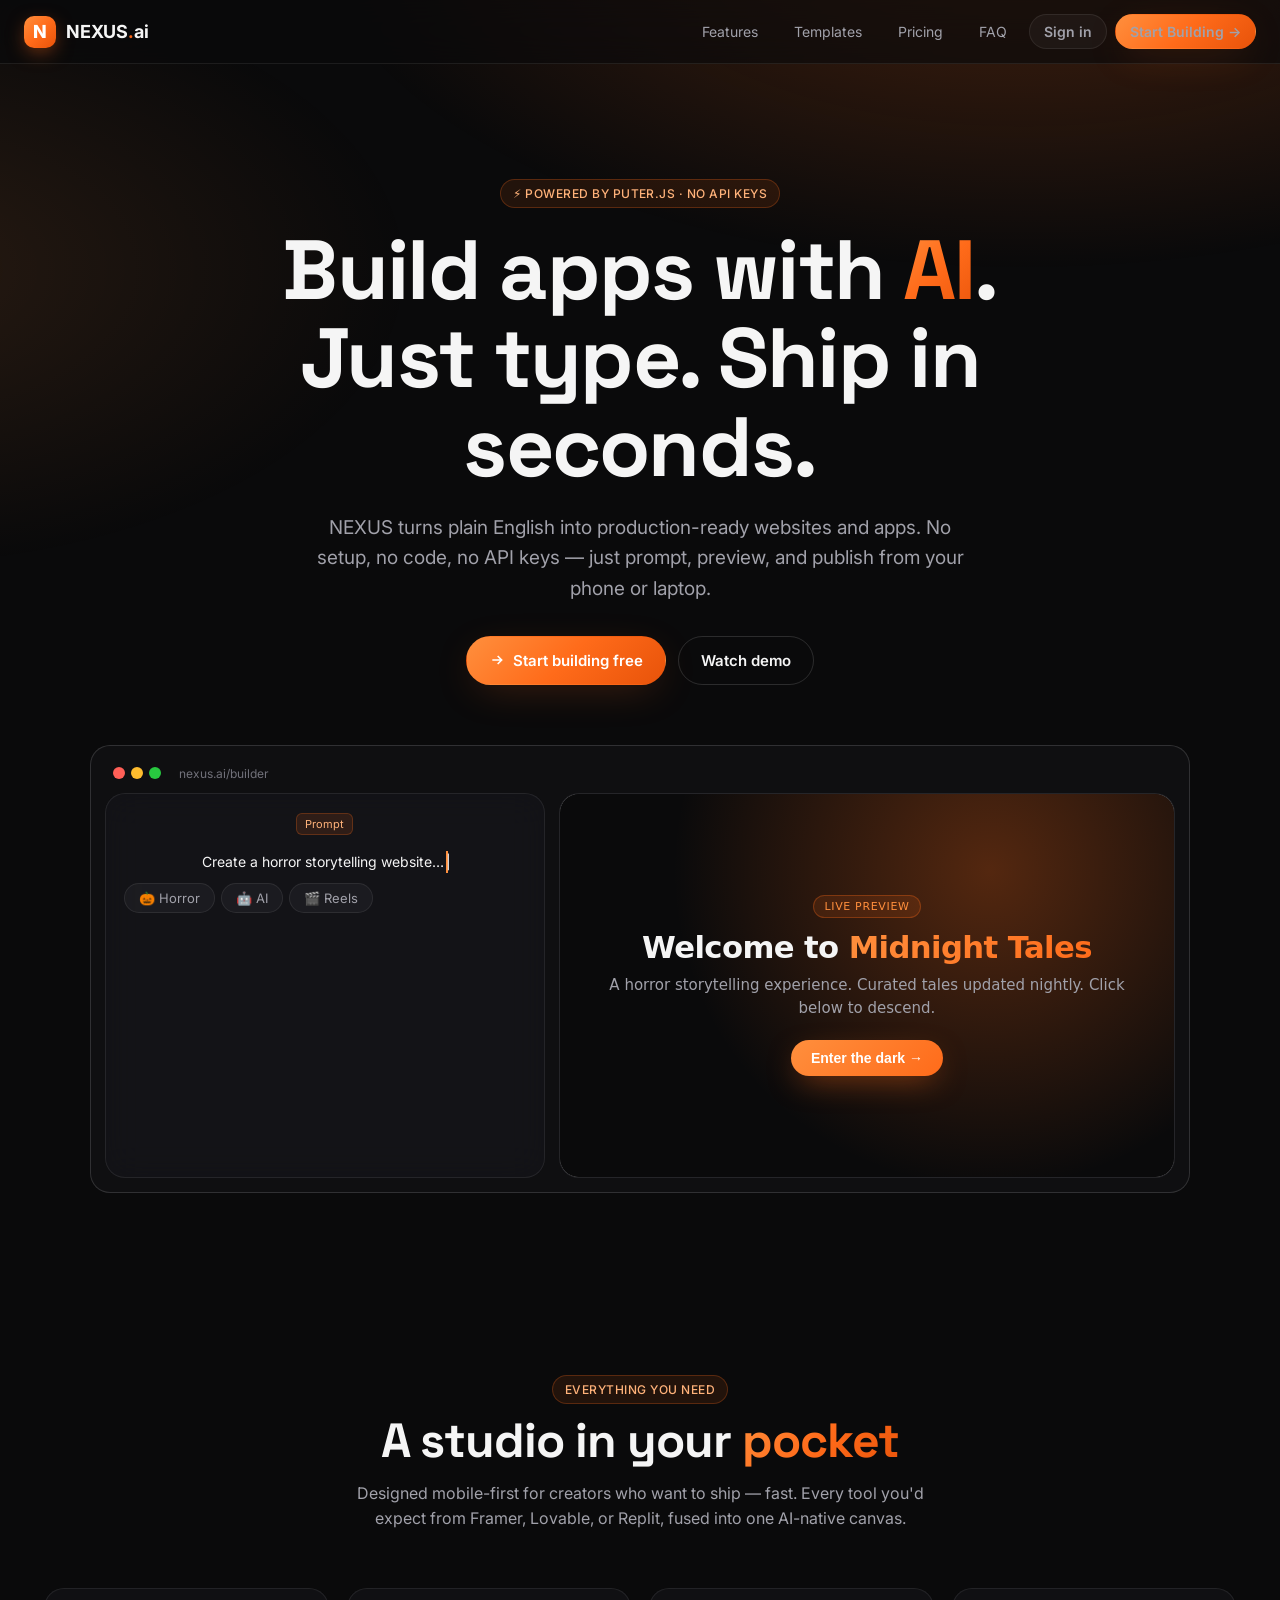
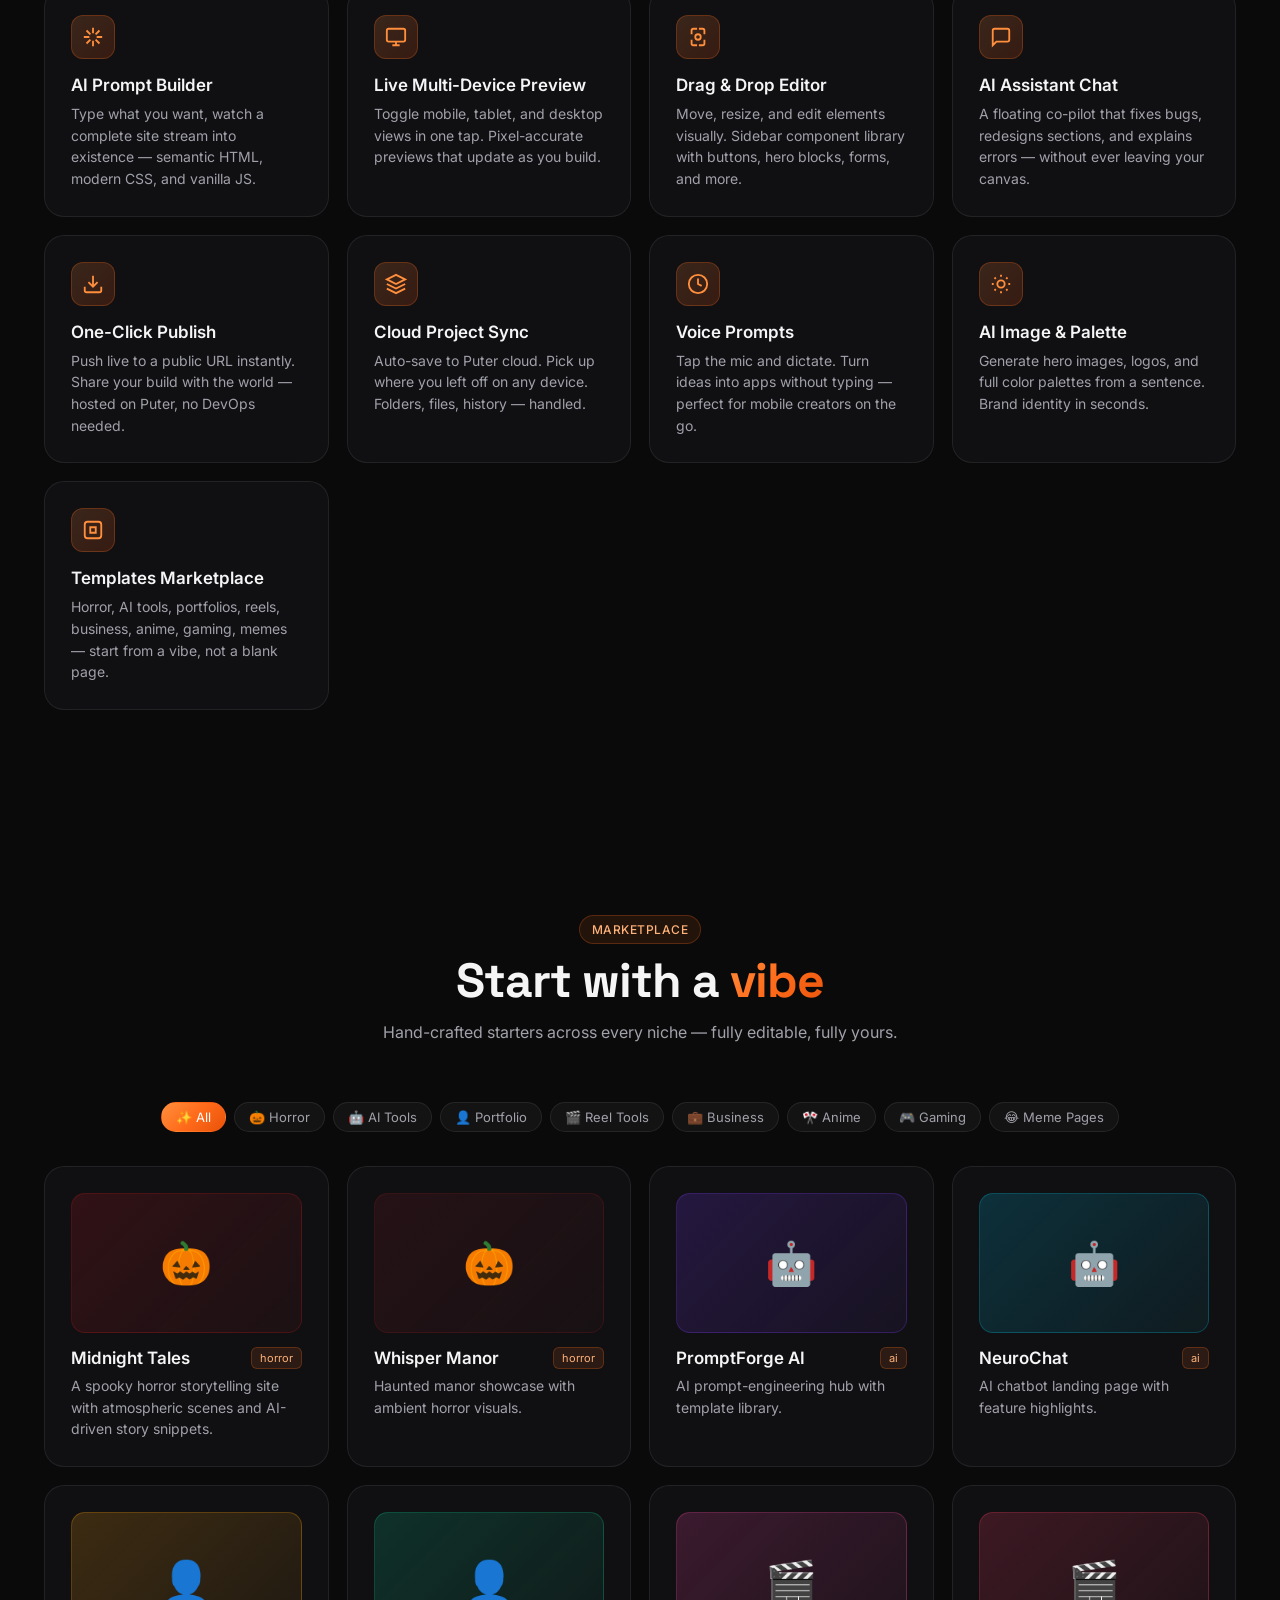
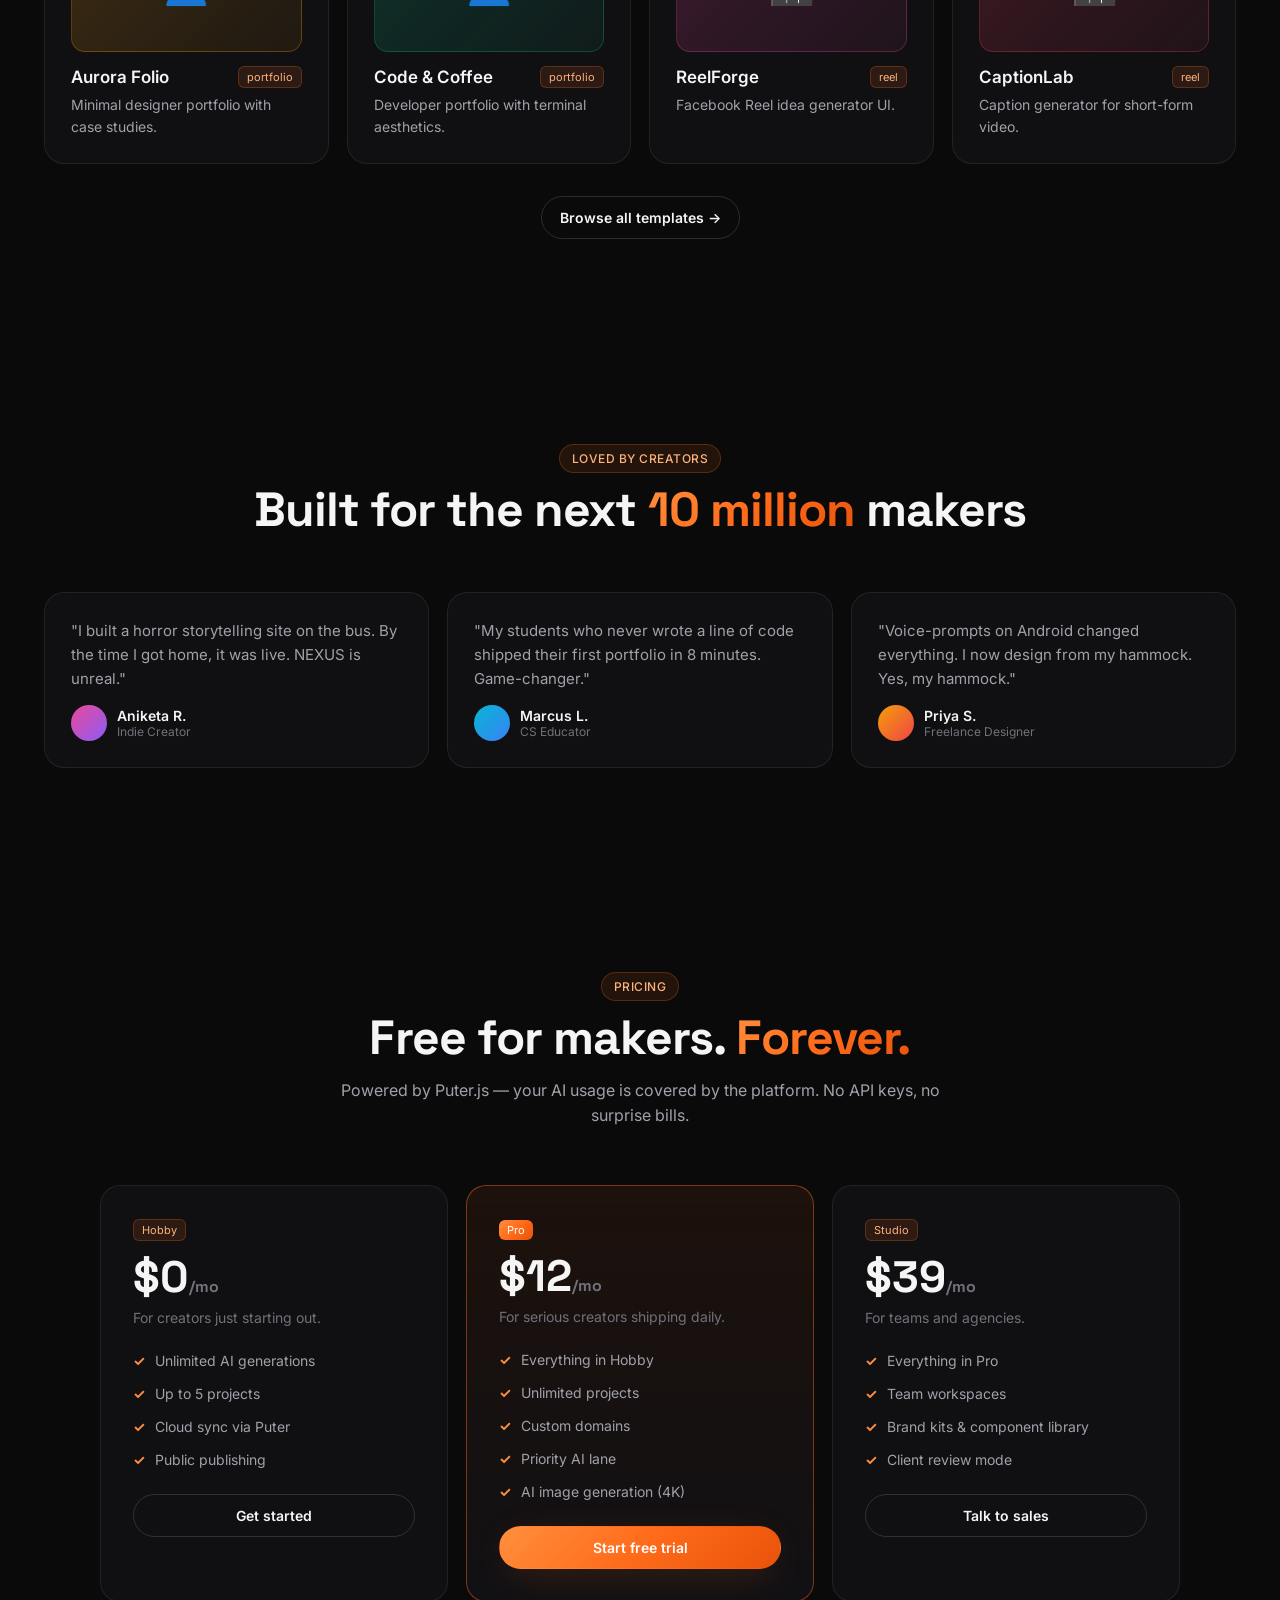
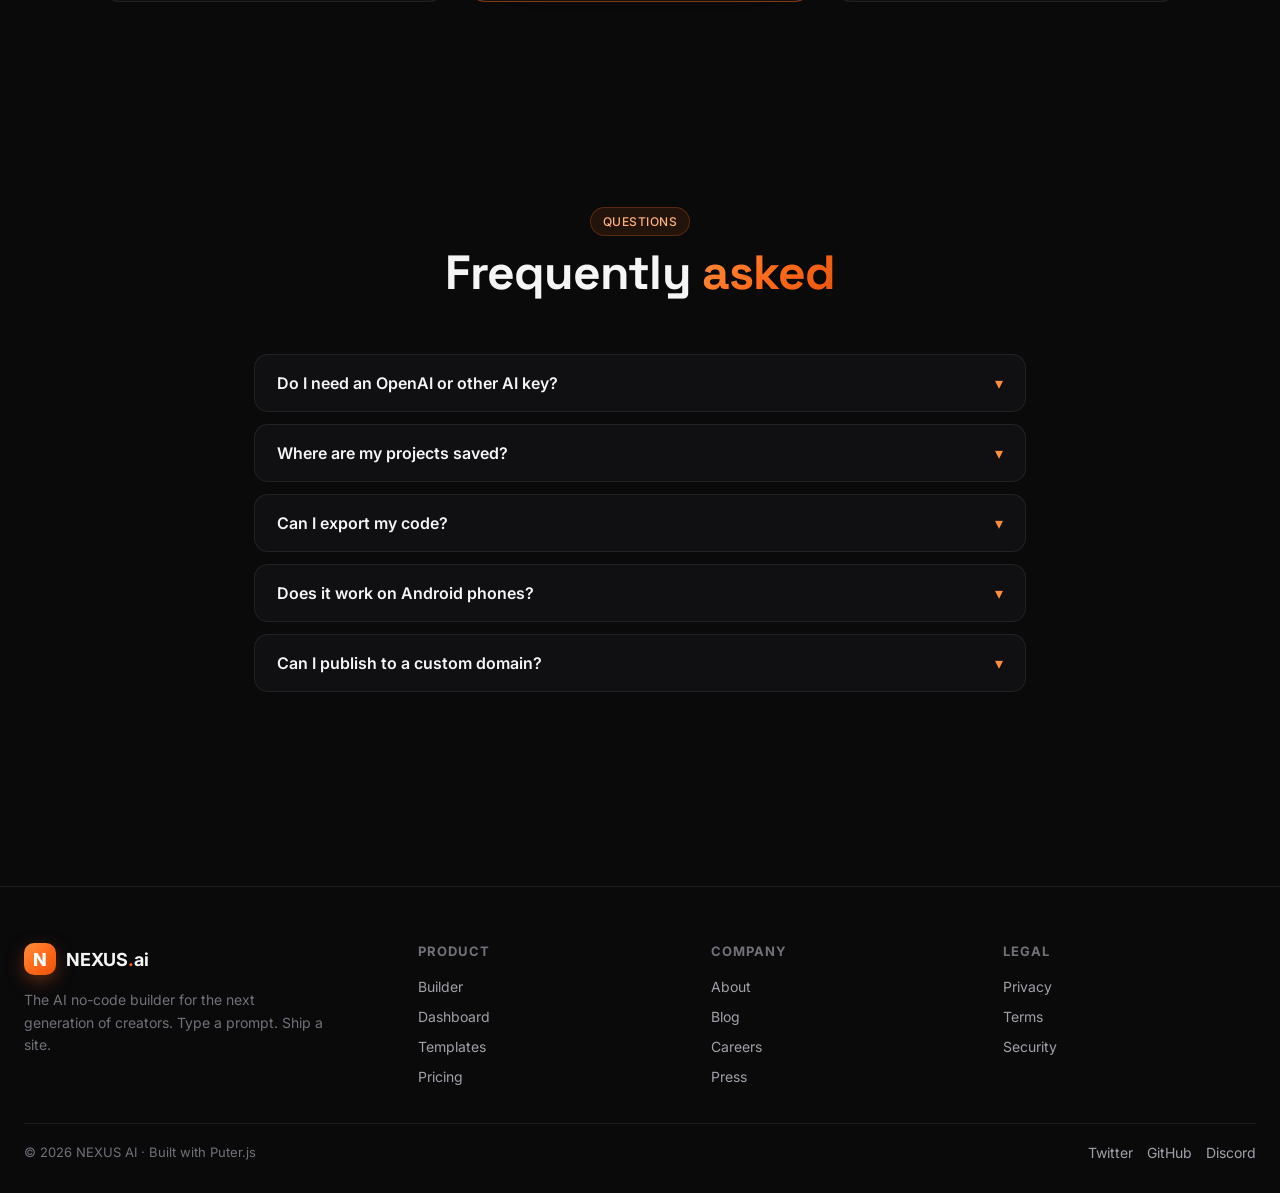
<file: index.html>
<!DOCTYPE html>
<html lang="en">
<head>
  <meta charset="UTF-8">
  <meta name="viewport" content="width=device-width, initial-scale=1.0, viewport-fit=cover">
  <meta name="theme-color" content="#0a0a0b">
  <title>NEXUS — Build Apps with AI</title>
  <meta name="description" content="NEXUS is the AI no-code builder for the next generation of creators. Type a prompt, ship a website. Powered by Puter.js — no API keys, no setup.">

  <link rel="preconnect" href="https://fonts.googleapis.com">
  <link rel="preconnect" href="https://fonts.gstatic.com" crossorigin>
  <link href="https://fonts.googleapis.com/css2?family=Inter:wght@400;500;600;700&family=Space+Grotesk:wght@500;600;700&display=swap" rel="stylesheet">
  <link rel="stylesheet" href="assets/css/styles.css">
  <link rel="icon" href="data:image/svg+xml,%3Csvg xmlns='http://www.w3.org/2000/svg' viewBox='0 0 64 64'%3E%3Cdefs%3E%3ClinearGradient id='g' x1='0' x2='1' y1='0' y2='1'%3E%3Cstop offset='0' stop-color='%23ff8f3d'/%3E%3Cstop offset='1' stop-color='%23e8530a'/%3E%3C/linearGradient%3E%3C/defs%3E%3Crect width='64' height='64' rx='14' fill='url(%23g)'/%3E%3Ctext x='32' y='42' text-anchor='middle' font-family='Space Grotesk' font-weight='800' font-size='30' fill='white'%3EN%3C/text%3E%3C/svg%3E">

  <!-- Puter.js SDK -->
  <script src="https://js.puter.com/v2/"></script>
</head>
<body>

  <!-- ===== NAV ===== -->
  <nav class="nav">
    <a href="index.html" class="brand">
      <span class="brand-mark">N</span>
      <span>NEXUS<span class="text-grad">.</span>ai</span>
    </a>
    <div class="nav-links" id="nav-links">
      <a href="#features">Features</a>
      <a href="#templates">Templates</a>
      <a href="#pricing">Pricing</a>
      <a href="#faq">FAQ</a>
      <a href="login.html" class="btn btn-ghost btn-sm">Sign in</a>
      <a href="builder.html" class="btn btn-primary btn-sm">Start Building →</a>
    </div>
    <button class="btn btn-ghost btn-icon mobile-menu-btn" id="mobile-menu-btn" aria-label="Menu">
      <svg width="20" height="20" viewBox="0 0 24 24" fill="none" stroke="currentColor" stroke-width="2"><path d="M3 6h18M3 12h18M3 18h18"/></svg>
    </button>
  </nav>

  <!-- Mobile nav drawer -->
  <div class="mobile-nav-drawer" id="mobile-nav-drawer">
    <div class="mobile-nav-inner glass-strong">
      <div class="pull-handle"></div>
      <a href="#features" class="side-link">Features</a>
      <a href="#templates" class="side-link">Templates</a>
      <a href="#pricing" class="side-link">Pricing</a>
      <a href="#faq" class="side-link">FAQ</a>
      <div style="margin-top:14px;display:flex;flex-direction:column;gap:10px;">
        <a href="login.html" class="btn btn-ghost" style="width:100%;justify-content:center;">Sign in</a>
        <a href="builder.html" class="btn btn-primary" style="width:100%;justify-content:center;">Start Building →</a>
      </div>
    </div>
  </div>

  <!-- ===== HERO ===== -->
  <section class="hero">
    <span class="eyebrow fade-up">⚡ Powered by Puter.js · No API keys</span>
    <h1 class="h-display fade-up" style="animation-delay:.05s;">
      Build apps with <span class="text-grad">AI</span>.<br>
      Just type. Ship in seconds.
    </h1>
    <p class="lead fade-up" style="animation-delay:.1s;">
      NEXUS turns plain English into production-ready websites and apps. No setup, no code, no API keys —
      just prompt, preview, and publish from your phone or laptop.
    </p>
    <div class="hero-cta fade-up" style="animation-delay:.15s;">
      <a href="builder.html" class="btn btn-primary btn-lg">
        <svg width="16" height="16" viewBox="0 0 24 24" fill="none" stroke="currentColor" stroke-width="2.4"><path d="M5 12h14M13 6l6 6-6 6"/></svg>
        Start building free
      </a>
      <a href="#demo" class="btn btn-outline btn-lg">Watch demo</a>
    </div>

    <!-- Hero preview card -->
    <div id="demo" class="glass-strong fade-up" style="margin:60px auto 0;max-width:1100px;padding:14px;animation-delay:.25s;">
      <div class="row" style="padding:6px 8px 12px;gap:6px;">
        <span style="width:12px;height:12px;border-radius:50%;background:#ff5f57;"></span>
        <span style="width:12px;height:12px;border-radius:50%;background:#febc2e;"></span>
        <span style="width:12px;height:12px;border-radius:50%;background:#28c840;"></span>
        <span class="dim" style="margin-left:12px;font-size:12px;">nexus.ai/builder</span>
      </div>
      <div style="display:grid;grid-template-columns:1fr 1.4fr;gap:14px;" class="hero-demo">
        <div class="glass" style="padding:18px;">
          <div class="tag mb-md">Prompt</div>
          <p style="margin:0 0 10px;font-size:14px;line-height:1.55;">
            <span id="typed-prompt"></span><span class="cursor">|</span>
          </p>
          <div class="row" style="gap:6px;flex-wrap:wrap;">
            <span class="cat-pill">🎃 Horror</span>
            <span class="cat-pill">🤖 AI</span>
            <span class="cat-pill">🎬 Reels</span>
          </div>
        </div>
        <div class="glass" style="padding:0;overflow:hidden;aspect-ratio:16/10;">
          <iframe id="hero-preview" title="Live preview" style="width:100%;height:100%;border:0;background:#fff;"></iframe>
        </div>
      </div>
    </div>
  </section>

  <!-- ===== FEATURES ===== -->
  <section class="section" id="features">
    <div class="section-head fade-up">
      <span class="eyebrow">Everything you need</span>
      <h2 class="h-display">A studio in your <span class="text-grad">pocket</span></h2>
      <p>Designed mobile-first for creators who want to ship — fast. Every tool you'd expect from Framer, Lovable, or Replit, fused into one AI-native canvas.</p>
    </div>

    <div class="grid">
      <div class="feature-card fade-up">
        <div class="feature-icon"><svg width="22" height="22" viewBox="0 0 24 24" fill="none" stroke="currentColor" stroke-width="2"><path d="M12 2v6M12 22v-6M4.93 4.93l4.24 4.24M14.83 14.83l4.24 4.24M2 12h6M22 12h-6M4.93 19.07l4.24-4.24M14.83 9.17l4.24-4.24"/></svg></div>
        <h3>AI Prompt Builder</h3>
        <p>Type what you want, watch a complete site stream into existence — semantic HTML, modern CSS, and vanilla JS.</p>
      </div>
      <div class="feature-card fade-up">
        <div class="feature-icon"><svg width="22" height="22" viewBox="0 0 24 24" fill="none" stroke="currentColor" stroke-width="2"><rect x="2" y="3" width="20" height="14" rx="2"/><path d="M8 21h8M12 17v4"/></svg></div>
        <h3>Live Multi-Device Preview</h3>
        <p>Toggle mobile, tablet, and desktop views in one tap. Pixel-accurate previews that update as you build.</p>
      </div>
      <div class="feature-card fade-up">
        <div class="feature-icon"><svg width="22" height="22" viewBox="0 0 24 24" fill="none" stroke="currentColor" stroke-width="2"><path d="M5 9V5a2 2 0 012-2h4M19 15v4a2 2 0 01-2 2h-4M5 15v4a2 2 0 002 2h4M19 9V5a2 2 0 00-2-2h-4"/><circle cx="12" cy="12" r="3"/></svg></div>
        <h3>Drag & Drop Editor</h3>
        <p>Move, resize, and edit elements visually. Sidebar component library with buttons, hero blocks, forms, and more.</p>
      </div>
      <div class="feature-card fade-up">
        <div class="feature-icon"><svg width="22" height="22" viewBox="0 0 24 24" fill="none" stroke="currentColor" stroke-width="2"><path d="M21 15a2 2 0 01-2 2H7l-4 4V5a2 2 0 012-2h14a2 2 0 012 2z"/></svg></div>
        <h3>AI Assistant Chat</h3>
        <p>A floating co-pilot that fixes bugs, redesigns sections, and explains errors — without ever leaving your canvas.</p>
      </div>
      <div class="feature-card fade-up">
        <div class="feature-icon"><svg width="22" height="22" viewBox="0 0 24 24" fill="none" stroke="currentColor" stroke-width="2"><path d="M21 15v4a2 2 0 01-2 2H5a2 2 0 01-2-2v-4M7 10l5 5 5-5M12 15V3"/></svg></div>
        <h3>One-Click Publish</h3>
        <p>Push live to a public URL instantly. Share your build with the world — hosted on Puter, no DevOps needed.</p>
      </div>
      <div class="feature-card fade-up">
        <div class="feature-icon"><svg width="22" height="22" viewBox="0 0 24 24" fill="none" stroke="currentColor" stroke-width="2"><path d="M12 2L2 7l10 5 10-5-10-5z"/><path d="M2 17l10 5 10-5M2 12l10 5 10-5"/></svg></div>
        <h3>Cloud Project Sync</h3>
        <p>Auto-save to Puter cloud. Pick up where you left off on any device. Folders, files, history — handled.</p>
      </div>
      <div class="feature-card fade-up">
        <div class="feature-icon"><svg width="22" height="22" viewBox="0 0 24 24" fill="none" stroke="currentColor" stroke-width="2"><circle cx="12" cy="12" r="10"/><path d="M12 6v6l4 2"/></svg></div>
        <h3>Voice Prompts</h3>
        <p>Tap the mic and dictate. Turn ideas into apps without typing — perfect for mobile creators on the go.</p>
      </div>
      <div class="feature-card fade-up">
        <div class="feature-icon"><svg width="22" height="22" viewBox="0 0 24 24" fill="none" stroke="currentColor" stroke-width="2"><circle cx="12" cy="12" r="4"/><path d="M12 2v2M12 20v2M4.93 4.93l1.41 1.41M17.66 17.66l1.41 1.41M2 12h2M20 12h2M4.93 19.07l1.41-1.41M17.66 6.34l1.41-1.41"/></svg></div>
        <h3>AI Image & Palette</h3>
        <p>Generate hero images, logos, and full color palettes from a sentence. Brand identity in seconds.</p>
      </div>
      <div class="feature-card fade-up">
        <div class="feature-icon"><svg width="22" height="22" viewBox="0 0 24 24" fill="none" stroke="currentColor" stroke-width="2"><rect x="3" y="3" width="18" height="18" rx="3"/><path d="M9 9h6v6H9z"/></svg></div>
        <h3>Templates Marketplace</h3>
        <p>Horror, AI tools, portfolios, reels, business, anime, gaming, memes — start from a vibe, not a blank page.</p>
      </div>
    </div>
  </section>

  <!-- ===== TEMPLATES PREVIEW ===== -->
  <section class="section" id="templates">
    <div class="section-head">
      <span class="eyebrow">Marketplace</span>
      <h2 class="h-display">Start with a <span class="text-grad">vibe</span></h2>
      <p>Hand-crafted starters across every niche — fully editable, fully yours.</p>
    </div>

    <div id="cat-pills" class="pills-scroll" style="justify-content:center;margin-bottom:30px;"></div>
    <div id="tpl-grid" class="grid"></div>

    <div class="center mt-lg">
      <a href="builder.html" class="btn btn-outline">Browse all templates →</a>
    </div>
  </section>

  <!-- ===== TESTIMONIALS ===== -->
  <section class="section">
    <div class="section-head">
      <span class="eyebrow">Loved by creators</span>
      <h2 class="h-display">Built for the next <span class="text-grad">10 million</span> makers</h2>
    </div>
    <div class="grid">
      <div class="feature-card">
        <p style="font-size:15px;line-height:1.6;margin:0 0 14px;">"I built a horror storytelling site on the bus. By the time I got home, it was live. NEXUS is unreal."</p>
        <div class="row" style="gap:10px;">
          <div style="width:36px;height:36px;border-radius:50%;background:linear-gradient(135deg,#ec4899,#8b5cf6);"></div>
          <div><div style="font-weight:600;font-size:14px;">Aniketa R.</div><div class="dim" style="font-size:12px;">Indie Creator</div></div>
        </div>
      </div>
      <div class="feature-card">
        <p style="font-size:15px;line-height:1.6;margin:0 0 14px;">"My students who never wrote a line of code shipped their first portfolio in 8 minutes. Game-changer."</p>
        <div class="row" style="gap:10px;">
          <div style="width:36px;height:36px;border-radius:50%;background:linear-gradient(135deg,#06b6d4,#3b82f6);"></div>
          <div><div style="font-weight:600;font-size:14px;">Marcus L.</div><div class="dim" style="font-size:12px;">CS Educator</div></div>
        </div>
      </div>
      <div class="feature-card">
        <p style="font-size:15px;line-height:1.6;margin:0 0 14px;">"Voice-prompts on Android changed everything. I now design from my hammock. Yes, my hammock."</p>
        <div class="row" style="gap:10px;">
          <div style="width:36px;height:36px;border-radius:50%;background:linear-gradient(135deg,#f59e0b,#ef4444);"></div>
          <div><div style="font-weight:600;font-size:14px;">Priya S.</div><div class="dim" style="font-size:12px;">Freelance Designer</div></div>
        </div>
      </div>
    </div>
  </section>

  <!-- ===== PRICING ===== -->
  <section class="section" id="pricing">
    <div class="section-head">
      <span class="eyebrow">Pricing</span>
      <h2 class="h-display">Free for makers. <span class="text-grad">Forever.</span></h2>
      <p>Powered by Puter.js — your AI usage is covered by the platform. No API keys, no surprise bills.</p>
    </div>

    <div class="grid" style="grid-template-columns:repeat(auto-fit,minmax(280px,1fr));max-width:1080px;margin:0 auto;">
      <div class="price-card">
        <div class="tag">Hobby</div>
        <div class="price">$0<span style="font-size:16px;color:var(--text-muted);">/mo</span></div>
        <p class="dim" style="margin:0;font-size:14px;">For creators just starting out.</p>
        <ul>
          <li>Unlimited AI generations</li>
          <li>Up to 5 projects</li>
          <li>Cloud sync via Puter</li>
          <li>Public publishing</li>
        </ul>
        <a href="builder.html" class="btn btn-outline" style="width:100%;">Get started</a>
      </div>
      <div class="price-card featured">
        <div class="tag" style="background:var(--grad-orange);color:#fff;border:0;">Pro</div>
        <div class="price">$12<span style="font-size:16px;color:var(--text-muted);">/mo</span></div>
        <p class="dim" style="margin:0;font-size:14px;">For serious creators shipping daily.</p>
        <ul>
          <li>Everything in Hobby</li>
          <li>Unlimited projects</li>
          <li>Custom domains</li>
          <li>Priority AI lane</li>
          <li>AI image generation (4K)</li>
        </ul>
        <a href="builder.html" class="btn btn-primary" style="width:100%;">Start free trial</a>
      </div>
      <div class="price-card">
        <div class="tag">Studio</div>
        <div class="price">$39<span style="font-size:16px;color:var(--text-muted);">/mo</span></div>
        <p class="dim" style="margin:0;font-size:14px;">For teams and agencies.</p>
        <ul>
          <li>Everything in Pro</li>
          <li>Team workspaces</li>
          <li>Brand kits & component library</li>
          <li>Client review mode</li>
        </ul>
        <a href="builder.html" class="btn btn-outline" style="width:100%;">Talk to sales</a>
      </div>
    </div>
  </section>

  <!-- ===== FAQ ===== -->
  <section class="section" id="faq" style="max-width:820px;">
    <div class="section-head">
      <span class="eyebrow">Questions</span>
      <h2 class="h-display">Frequently <span class="text-grad">asked</span></h2>
    </div>

    <details class="faq-item">
      <summary class="faq-q">Do I need an OpenAI or other AI key? <span class="chev">▾</span></summary>
      <p class="faq-a">No. NEXUS uses Puter.js, which provides AI access to every signed-in user — no API keys, no billing setup.</p>
    </details>
    <details class="faq-item">
      <summary class="faq-q">Where are my projects saved? <span class="chev">▾</span></summary>
      <p class="faq-a">Signed in, projects sync to your private Puter cloud. As a guest, they live in your browser's local storage.</p>
    </details>
    <details class="faq-item">
      <summary class="faq-q">Can I export my code? <span class="chev">▾</span></summary>
      <p class="faq-a">Yes. Every project exports as a clean ZIP (HTML / CSS / JS) you can host anywhere.</p>
    </details>
    <details class="faq-item">
      <summary class="faq-q">Does it work on Android phones? <span class="chev">▾</span></summary>
      <p class="faq-a">It's designed mobile-first. We tested on entry-level Android devices — touch gestures, voice prompts, and a floating bottom toolbar are all built-in.</p>
    </details>
    <details class="faq-item">
      <summary class="faq-q">Can I publish to a custom domain? <span class="chev">▾</span></summary>
      <p class="faq-a">Yes — every site gets a free Puter subdomain. Custom domain support is on the Pro plan.</p>
    </details>
  </section>

  <!-- ===== FOOTER ===== -->
  <footer class="footer">
    <div class="footer-grid">
      <div>
        <div class="brand"><span class="brand-mark">N</span><span>NEXUS<span class="text-grad">.</span>ai</span></div>
        <p class="dim" style="margin-top:14px;font-size:14px;line-height:1.6;max-width:300px;">
          The AI no-code builder for the next generation of creators. Type a prompt. Ship a site.
        </p>
      </div>
      <div>
        <h4>Product</h4>
        <ul>
          <li><a href="builder.html">Builder</a></li>
          <li><a href="dashboard.html">Dashboard</a></li>
          <li><a href="#templates">Templates</a></li>
          <li><a href="#pricing">Pricing</a></li>
        </ul>
      </div>
      <div>
        <h4>Company</h4>
        <ul>
          <li><a href="#">About</a></li>
          <li><a href="#">Blog</a></li>
          <li><a href="#">Careers</a></li>
          <li><a href="#">Press</a></li>
        </ul>
      </div>
      <div>
        <h4>Legal</h4>
        <ul>
          <li><a href="#">Privacy</a></li>
          <li><a href="#">Terms</a></li>
          <li><a href="#">Security</a></li>
        </ul>
      </div>
    </div>
    <div class="footer-bottom">
      <span>© 2026 NEXUS AI · Built with Puter.js</span>
      <span class="row gap-md">
        <a href="#">Twitter</a>
        <a href="#">GitHub</a>
        <a href="#">Discord</a>
      </span>
    </div>
  </footer>

  <script src="assets/js/ui.js"></script>
  <script src="assets/js/templates.js"></script>
  <script src="assets/js/landing.js"></script>
</body>
</html>
</file>
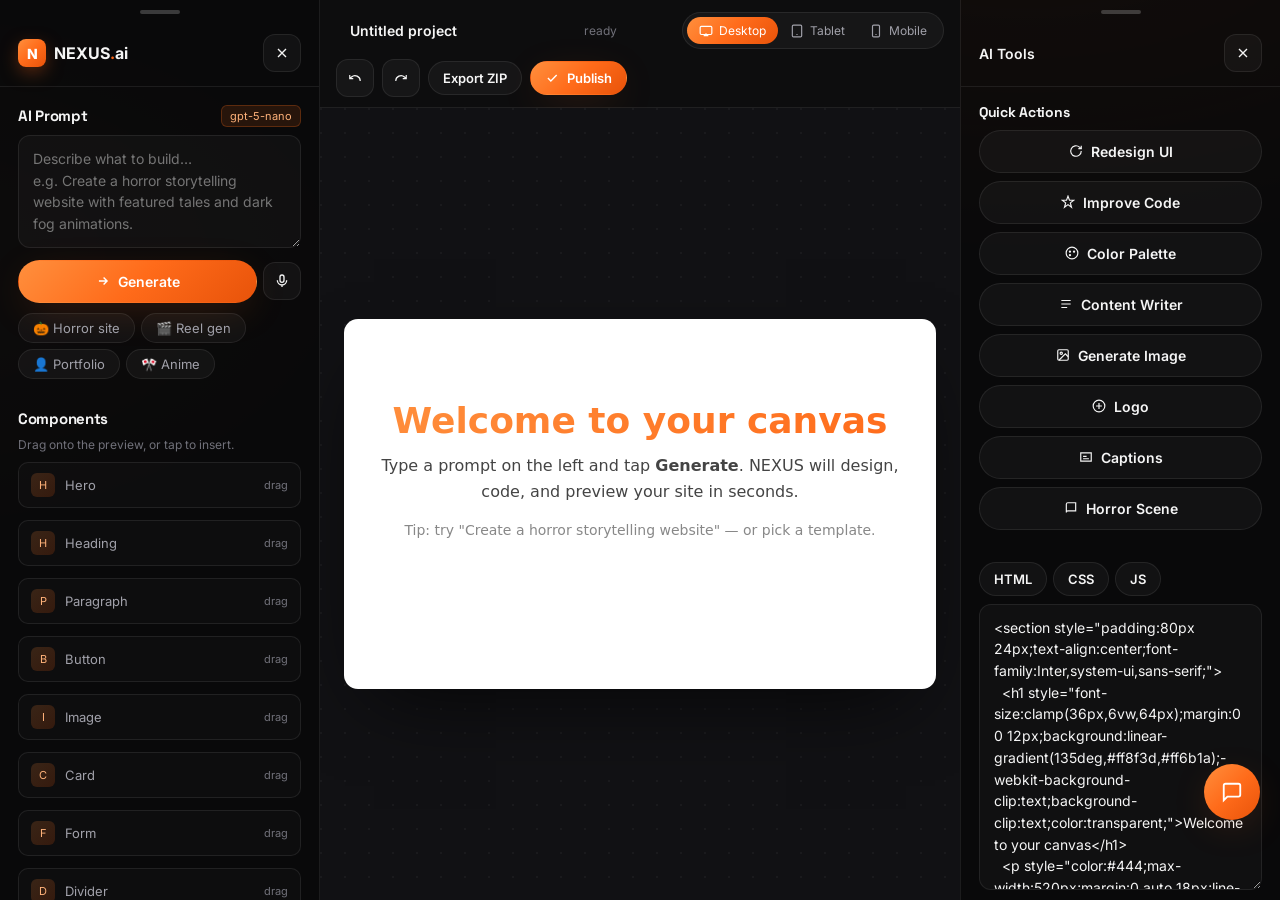
<file: builder.html>
<!DOCTYPE html>
<html lang="en">
<head>
  <meta charset="UTF-8">
  <meta name="viewport" content="width=device-width, initial-scale=1.0, viewport-fit=cover">
  <meta name="theme-color" content="#0a0a0b">
  <title>Builder — NEXUS AI</title>
  <link href="https://fonts.googleapis.com/css2?family=Inter:wght@400;500;600;700&family=Space+Grotesk:wght@500;600;700&display=swap" rel="stylesheet">
  <link rel="stylesheet" href="assets/css/styles.css">
  <script src="https://js.puter.com/v2/"></script>
</head>
<body>

<div class="builder-shell">

  <!-- Mobile backdrop for slide-up panes -->
  <div class="mobile-backdrop" id="mobile-backdrop"></div>

  <!-- ===== LEFT PANE (Prompt + Components + Templates) ===== -->
  <aside class="builder-pane" id="left-pane">
    <div class="pull-handle"></div>
    <div class="pane-head">
      <a href="dashboard.html" class="row gap-sm" style="color:inherit;">
        <span class="brand-mark" style="width:28px;height:28px;font-size:14px;border-radius:8px;">N</span>
        <span style="font-weight:700;">NEXUS<span class="text-grad">.</span>ai</span>
      </a>
      <button id="left-toggle" class="btn btn-ghost btn-icon" aria-label="Close panel">
        <svg width="16" height="16" viewBox="0 0 24 24" fill="none" stroke="currentColor" stroke-width="2"><path d="M18 6L6 18M6 6l12 12"/></svg>
      </button>
    </div>

    <div class="pane-body">
      <!-- PROMPT -->
      <section class="mb-lg">
        <div class="row between mb-sm"><h3 class="h-display" style="margin:0;font-size:15px;">AI Prompt</h3><span id="model-pill" class="tag">gpt-5-nano</span></div>
        <textarea id="prompt-input" class="textarea" rows="4" placeholder="Describe what to build…
e.g. Create a horror storytelling website with featured tales and dark fog animations."></textarea>
        <div class="row mt-sm" style="gap:6px;">
          <button id="generate-btn" class="btn btn-primary" style="flex:1;">
            <svg width="14" height="14" viewBox="0 0 24 24" fill="none" stroke="currentColor" stroke-width="2.4"><path d="M5 12h14M13 6l6 6-6 6"/></svg>
            Generate
          </button>
          <button id="voice-btn" class="btn btn-ghost btn-icon" aria-label="Voice prompt" title="Voice prompt">
            <svg width="16" height="16" viewBox="0 0 24 24" fill="none" stroke="currentColor" stroke-width="2"><rect x="9" y="3" width="6" height="11" rx="3"/><path d="M5 11a7 7 0 0014 0M12 18v3"/></svg>
          </button>
        </div>
        <div id="example-prompts" class="row wrap" style="gap:6px;margin-top:10px;">
          <span class="cat-pill" data-prompt="Create a horror storytelling website">🎃 Horror site</span>
          <span class="cat-pill" data-prompt="Create a Facebook Reel idea generator">🎬 Reel gen</span>
          <span class="cat-pill" data-prompt="Create a portfolio website for a designer">👤 Portfolio</span>
          <span class="cat-pill" data-prompt="Create an anime fan community page">🎌 Anime</span>
        </div>
      </section>

      <!-- COMPONENTS -->
      <section class="mb-lg">
        <h3 class="h-display" style="margin:0 0 10px;font-size:15px;">Components</h3>
        <p class="dim" style="margin:0 0 10px;font-size:12px;">Drag onto the preview, or tap to insert.</p>
        <div id="comp-list" class="col" style="gap:6px;"></div>
      </section>

      <!-- TEMPLATES -->
      <section>
        <h3 class="h-display" style="margin:0 0 10px;font-size:15px;">Templates</h3>
        <select id="template-cat" class="select mb-sm"></select>
        <div id="template-list" class="col" style="gap:6px;"></div>
      </section>
    </div>
  </aside>

  <!-- ===== CENTER (Preview) ===== -->
  <section class="preview-wrap">
    <div class="preview-toolbar">
      <input id="title-input" class="input" style="max-width:240px;border:0;background:transparent;font-weight:600;" placeholder="Untitled project">
      <span id="save-status" class="dim" style="font-size:12px;">Idle</span>
      <div style="flex:1;"></div>

      <div class="device-toggle" role="tablist" aria-label="Device preview">
        <button class="device-btn active" data-device="desktop" aria-label="Desktop">
          <svg width="14" height="14" viewBox="0 0 24 24" fill="none" stroke="currentColor" stroke-width="2"><rect x="2" y="4" width="20" height="14" rx="2"/><path d="M8 20h8M12 16v4"/></svg>
          Desktop
        </button>
        <button class="device-btn" data-device="tablet" aria-label="Tablet">
          <svg width="14" height="14" viewBox="0 0 24 24" fill="none" stroke="currentColor" stroke-width="2"><rect x="4" y="2" width="16" height="20" rx="2"/><path d="M11 18h2"/></svg>
          Tablet
        </button>
        <button class="device-btn" data-device="mobile" aria-label="Mobile">
          <svg width="14" height="14" viewBox="0 0 24 24" fill="none" stroke="currentColor" stroke-width="2"><rect x="6" y="2" width="12" height="20" rx="2"/><path d="M11 18h2"/></svg>
          Mobile
        </button>
      </div>

      <div class="row gap-sm">
        <button id="undo-btn" class="btn btn-ghost btn-icon" title="Undo" aria-label="Undo">
          <svg width="14" height="14" viewBox="0 0 24 24" fill="none" stroke="currentColor" stroke-width="2"><path d="M3 7v6h6M21 17a9 9 0 00-15-6.7L3 13"/></svg>
        </button>
        <button id="redo-btn" class="btn btn-ghost btn-icon" title="Redo" aria-label="Redo">
          <svg width="14" height="14" viewBox="0 0 24 24" fill="none" stroke="currentColor" stroke-width="2"><path d="M21 7v6h-6M3 17a9 9 0 0115-6.7L21 13"/></svg>
        </button>
        <button id="export-btn" class="btn btn-ghost btn-sm">Export ZIP</button>
        <button id="publish-btn" class="btn btn-primary btn-sm">
          <svg width="14" height="14" viewBox="0 0 24 24" fill="none" stroke="currentColor" stroke-width="2.4"><path d="M5 12l5 5L20 7"/></svg>
          Publish
        </button>
      </div>
    </div>

    <div class="preview-stage">
      <div class="preview-frame desktop" id="preview-frame">
        <iframe id="preview-iframe" title="Preview"></iframe>
      </div>
    </div>
  </section>

  <!-- ===== RIGHT PANE (Inspector + AI Tools) ===== -->
  <aside class="builder-pane right" id="right-pane">
    <div class="pull-handle"></div>
    <div class="pane-head">
      <h3>AI Tools</h3>
      <button id="right-toggle" class="btn btn-ghost btn-icon" aria-label="Close panel">
        <svg width="16" height="16" viewBox="0 0 24 24" fill="none" stroke="currentColor" stroke-width="2"><path d="M18 6L6 18M6 6l12 12"/></svg>
      </button>
    </div>
    <div class="pane-body">
      <!-- Quick AI actions -->
      <section class="mb-lg">
        <h3 class="h-display" style="margin:0 0 10px;font-size:14px;">Quick Actions</h3>
        <div class="col gap-sm">
          <button class="btn btn-ghost" data-quick="redesign">
            <svg width="14" height="14" viewBox="0 0 24 24" fill="none" stroke="currentColor" stroke-width="2"><path d="M21 12a9 9 0 11-3-6.7L21 8"/><path d="M21 3v5h-5"/></svg>
            Redesign UI
          </button>
          <button class="btn btn-ghost" data-quick="improve">
            <svg width="14" height="14" viewBox="0 0 24 24" fill="none" stroke="currentColor" stroke-width="2"><path d="M12 2l2.5 7H22l-6 4.5L18 21l-6-4.5L6 21l2-7.5L2 9h7.5z"/></svg>
            Improve Code
          </button>
          <button class="btn btn-ghost" data-quick="palette">
            <svg width="14" height="14" viewBox="0 0 24 24" fill="none" stroke="currentColor" stroke-width="2"><circle cx="12" cy="12" r="10"/><circle cx="8.5" cy="9.5" r="1"/><circle cx="15.5" cy="9.5" r="1"/><circle cx="8.5" cy="15.5" r="1"/></svg>
            Color Palette
          </button>
          <button class="btn btn-ghost" data-quick="content">
            <svg width="14" height="14" viewBox="0 0 24 24" fill="none" stroke="currentColor" stroke-width="2"><path d="M4 6h16M4 12h16M4 18h10"/></svg>
            Content Writer
          </button>
          <button class="btn btn-ghost" data-quick="image">
            <svg width="14" height="14" viewBox="0 0 24 24" fill="none" stroke="currentColor" stroke-width="2"><rect x="3" y="3" width="18" height="18" rx="2"/><circle cx="9" cy="9" r="2"/><path d="M21 15l-5-5L5 21"/></svg>
            Generate Image
          </button>
          <button class="btn btn-ghost" data-quick="logo">
            <svg width="14" height="14" viewBox="0 0 24 24" fill="none" stroke="currentColor" stroke-width="2"><circle cx="12" cy="12" r="10"/><path d="M12 7v10M7 12h10"/></svg>
            Logo
          </button>
          <button class="btn btn-ghost" data-quick="caption">
            <svg width="14" height="14" viewBox="0 0 24 24" fill="none" stroke="currentColor" stroke-width="2"><path d="M3 5h18v14H3z"/><path d="M7 11h6M7 15h10"/></svg>
            Captions
          </button>
          <button class="btn btn-ghost" data-quick="story">
            <svg width="14" height="14" viewBox="0 0 24 24" fill="none" stroke="currentColor" stroke-width="2"><path d="M4 19.5A2.5 2.5 0 016.5 17H20V3H6.5A2.5 2.5 0 004 5.5v14z"/></svg>
            Horror Scene
          </button>
        </div>
      </section>

      <!-- Code panels -->
      <section>
        <div class="row" style="gap:6px;margin-bottom:8px;">
          <button class="btn btn-ghost btn-sm code-tab active" data-tab="html">HTML</button>
          <button class="btn btn-ghost btn-sm code-tab" data-tab="css">CSS</button>
          <button class="btn btn-ghost btn-sm code-tab" data-tab="js">JS</button>
        </div>
        <textarea id="code-html" class="textarea code-pane" rows="12" spellcheck="false" placeholder="HTML…"></textarea>
        <textarea id="code-css" class="textarea code-pane hide" rows="12" spellcheck="false" placeholder="CSS…"></textarea>
        <textarea id="code-js" class="textarea code-pane hide" rows="12" spellcheck="false" placeholder="JS…"></textarea>
      </section>
    </div>
  </aside>
</div>

<!-- Floating AI Assistant -->
<button class="ai-fab" id="ai-fab" title="AI Assistant" aria-label="AI Assistant">
  <svg width="22" height="22" viewBox="0 0 24 24" fill="none" stroke="currentColor" stroke-width="2"><path d="M21 15a2 2 0 01-2 2H7l-4 4V5a2 2 0 012-2h14a2 2 0 012 2z"/></svg>
</button>
<div class="ai-panel glass-strong" id="ai-panel">
  <div class="pane-head">
    <div class="row gap-sm"><span class="brand-mark" style="width:24px;height:24px;border-radius:8px;font-size:12px;">N</span><h3>Assistant</h3></div>
    <button id="ai-close" class="btn btn-ghost btn-icon" aria-label="Close">
      <svg width="14" height="14" viewBox="0 0 24 24" fill="none" stroke="currentColor" stroke-width="2"><path d="M18 6L6 18M6 6l12 12"/></svg>
    </button>
  </div>
  <div id="ai-msgs" class="chat-msgs">
    <div class="msg bot">I can edit your project. Try: "make the hero centered", "add a contact form", "use a darker palette".</div>
  </div>
  <div class="chat-input-row">
    <textarea id="ai-input" class="textarea" placeholder="Ask the AI to change something…" rows="1"></textarea>
    <button id="ai-send" class="btn btn-primary btn-icon" aria-label="Send">
      <svg width="16" height="16" viewBox="0 0 24 24" fill="none" stroke="currentColor" stroke-width="2.4"><path d="M22 2L11 13M22 2l-7 20-4-9-9-4z"/></svg>
    </button>
  </div>
</div>

<!-- Floating bottom toolbar (mobile) -->
<div class="fab-toolbar" id="fab-toolbar">
  <button data-fab="prompt" title="Prompt">
    <svg width="20" height="20" viewBox="0 0 24 24" fill="none" stroke="currentColor" stroke-width="2"><path d="M12 2v6M12 22v-6M4.93 4.93l4.24 4.24M14.83 14.83l4.24 4.24M2 12h6M22 12h-6M4.93 19.07l4.24-4.24M14.83 9.17l4.24-4.24"/></svg>
  </button>
  <button data-fab="preview" class="active" title="Preview">
    <svg width="20" height="20" viewBox="0 0 24 24" fill="none" stroke="currentColor" stroke-width="2"><path d="M1 12s4-8 11-8 11 8 11 8-4 8-11 8-11-8-11-8z"/><circle cx="12" cy="12" r="3"/></svg>
  </button>
  <button data-fab="device" title="Switch Device">
    <svg width="20" height="20" viewBox="0 0 24 24" fill="none" stroke="currentColor" stroke-width="2"><rect x="6" y="2" width="12" height="20" rx="2"/><path d="M11 18h2"/></svg>
  </button>
  <button data-fab="tools" title="AI Tools">
    <svg width="20" height="20" viewBox="0 0 24 24" fill="none" stroke="currentColor" stroke-width="2"><path d="M12 2l2.5 7H22l-6 4.5L18 21l-6-4.5L6 21l2-7.5L2 9h7.5z"/></svg>
  </button>
  <button data-fab="publish" title="Publish">
    <svg width="20" height="20" viewBox="0 0 24 24" fill="none" stroke="currentColor" stroke-width="2"><circle cx="12" cy="12" r="10"/><path d="M2 12h20M12 2a15 15 0 010 20M12 2a15 15 0 000 20"/></svg>
  </button>
</div>

<script src="assets/js/ui.js"></script>
<script src="assets/js/puter-bridge.js"></script>
<script src="assets/js/ai-engine.js"></script>
<script src="assets/js/templates.js"></script>
<script src="assets/js/projects.js"></script>
<script src="assets/js/builder.js"></script>
</body>
</html>
</file>
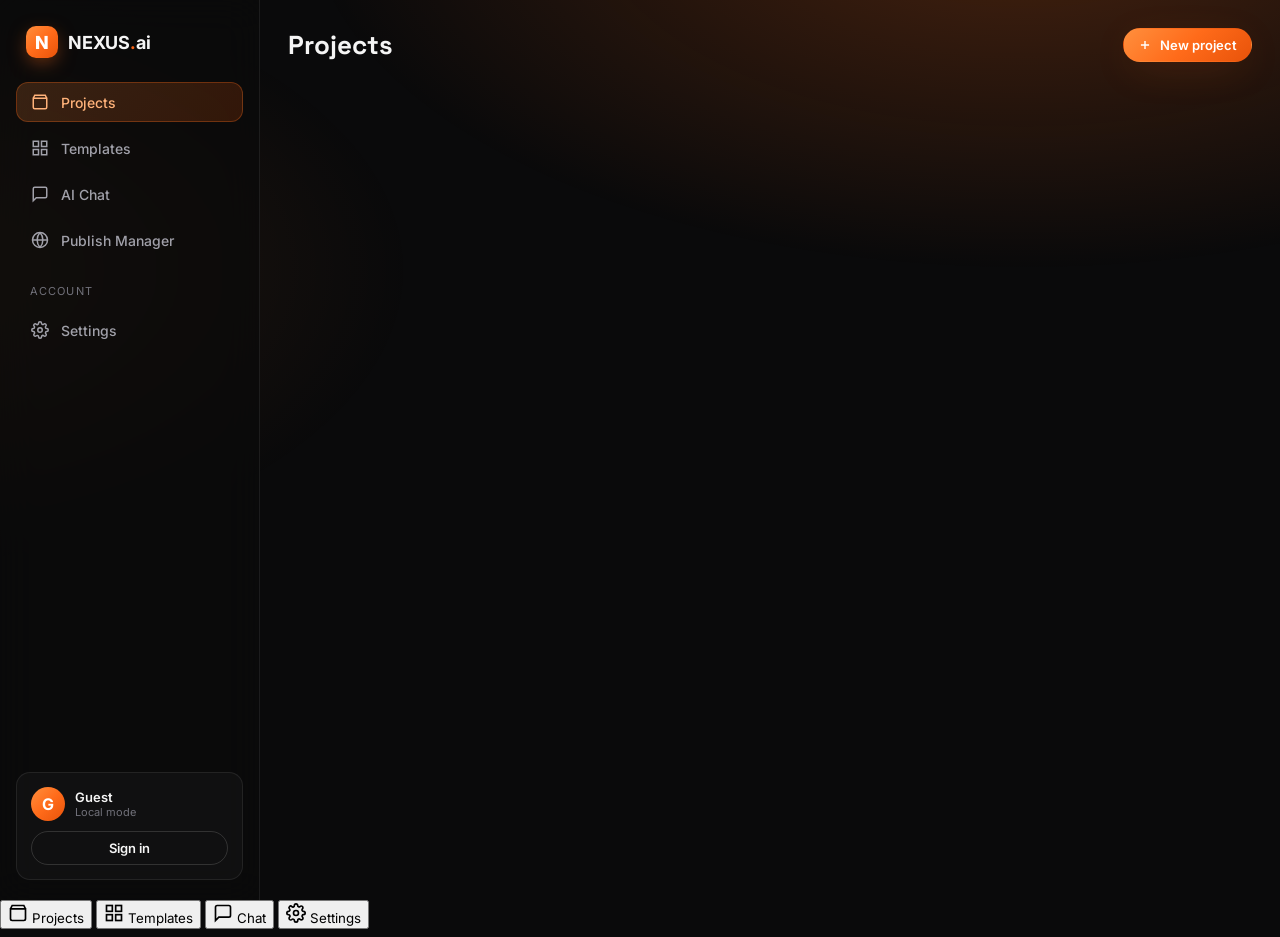
<file: dashboard.html>
<!DOCTYPE html>
<html lang="en">
<head>
  <meta charset="UTF-8">
  <meta name="viewport" content="width=device-width, initial-scale=1.0, viewport-fit=cover">
  <meta name="theme-color" content="#0a0a0b">
  <title>Dashboard — NEXUS AI</title>
  <link href="https://fonts.googleapis.com/css2?family=Inter:wght@400;500;600;700&family=Space+Grotesk:wght@500;600;700&display=swap" rel="stylesheet">
  <link rel="stylesheet" href="assets/css/styles.css">
  <script src="https://js.puter.com/v2/"></script>
</head>
<body>

<div class="app-shell">

  <!-- ===== SIDEBAR ===== -->
  <aside class="sidebar" id="sidebar">
    <a href="index.html" class="brand">
      <span class="brand-mark">N</span>
      <span>NEXUS<span class="text-grad">.</span>ai</span>
    </a>

    <div class="side-link active" data-tab="projects">
      <svg width="18" height="18" viewBox="0 0 24 24" fill="none" stroke="currentColor" stroke-width="2"><path d="M3 7h18v12a2 2 0 01-2 2H5a2 2 0 01-2-2V7zM3 7l2-4h14l2 4"/></svg>
      Projects
    </div>
    <div class="side-link" data-tab="templates">
      <svg width="18" height="18" viewBox="0 0 24 24" fill="none" stroke="currentColor" stroke-width="2"><rect x="3" y="3" width="7" height="7"/><rect x="14" y="3" width="7" height="7"/><rect x="3" y="14" width="7" height="7"/><rect x="14" y="14" width="7" height="7"/></svg>
      Templates
    </div>
    <div class="side-link" data-tab="chat">
      <svg width="18" height="18" viewBox="0 0 24 24" fill="none" stroke="currentColor" stroke-width="2"><path d="M21 15a2 2 0 01-2 2H7l-4 4V5a2 2 0 012-2h14a2 2 0 012 2z"/></svg>
      AI Chat
    </div>
    <div class="side-link" data-tab="publish">
      <svg width="18" height="18" viewBox="0 0 24 24" fill="none" stroke="currentColor" stroke-width="2"><circle cx="12" cy="12" r="10"/><path d="M2 12h20M12 2a15 15 0 010 20M12 2a15 15 0 000 20"/></svg>
      Publish Manager
    </div>

    <div class="side-section">Account</div>
    <div class="side-link" data-tab="settings">
      <svg width="18" height="18" viewBox="0 0 24 24" fill="none" stroke="currentColor" stroke-width="2"><circle cx="12" cy="12" r="3"/><path d="M19.4 15a1.65 1.65 0 00.33 1.82l.06.06a2 2 0 11-2.83 2.83l-.06-.06a1.65 1.65 0 00-1.82-.33 1.65 1.65 0 00-1 1.51V21a2 2 0 11-4 0v-.09A1.65 1.65 0 009 19.4a1.65 1.65 0 00-1.82.33l-.06.06a2 2 0 11-2.83-2.83l.06-.06a1.65 1.65 0 00.33-1.82 1.65 1.65 0 00-1.51-1H3a2 2 0 110-4h.09A1.65 1.65 0 004.6 9a1.65 1.65 0 00-.33-1.82l-.06-.06a2 2 0 112.83-2.83l.06.06a1.65 1.65 0 001.82.33H9a1.65 1.65 0 001-1.51V3a2 2 0 114 0v.09a1.65 1.65 0 001 1.51 1.65 1.65 0 001.82-.33l.06-.06a2 2 0 112.83 2.83l-.06.06a1.65 1.65 0 00-.33 1.82V9a1.65 1.65 0 001.51 1H21a2 2 0 110 4h-.09a1.65 1.65 0 00-1.51 1z"/></svg>
      Settings
    </div>
    <div id="user-card" style="margin-top:auto;padding:14px;border-radius:14px;background:rgba(255,255,255,.03);border:1px solid var(--line);">
      <div class="row" style="gap:10px;">
        <div id="avatar" style="width:34px;height:34px;border-radius:50%;background:var(--grad-orange);display:grid;place-items:center;font-weight:700;color:#fff;">G</div>
        <div style="min-width:0;">
          <div id="user-name" style="font-size:13px;font-weight:600;white-space:nowrap;overflow:hidden;text-overflow:ellipsis;">Guest</div>
          <div id="user-sub" class="dim" style="font-size:11px;">Local mode</div>
        </div>
      </div>
      <button id="auth-btn" class="btn btn-outline btn-sm" style="width:100%;margin-top:10px;">Sign in</button>
    </div>
  </aside>

  <!-- ===== MAIN ===== -->
  <main class="app-main">
    <div class="app-topbar">
      <div class="row" style="gap:10px;">
        <button id="menu-toggle" class="btn btn-ghost btn-icon" style="display:none;" aria-label="Menu">
          <svg width="18" height="18" viewBox="0 0 24 24" fill="none" stroke="currentColor" stroke-width="2"><path d="M3 6h18M3 12h18M3 18h18"/></svg>
        </button>
        <h1 id="page-title">Projects</h1>
      </div>
      <div class="row" style="gap:8px;">
        <a href="builder.html" class="btn btn-primary btn-sm">
          <svg width="14" height="14" viewBox="0 0 24 24" fill="none" stroke="currentColor" stroke-width="2.4"><path d="M12 5v14M5 12h14"/></svg>
          New project
        </a>
      </div>
    </div>

    <!-- ===== PROJECTS ===== -->
    <section data-page="projects" class="page-section">
      <div id="projects-empty" class="glass center hide" style="padding:48px 24px;">
        <div style="font-size:48px;margin-bottom:10px;">✨</div>
        <h2 class="h-display" style="margin:0 0 8px;font-size:22px;">No projects yet</h2>
        <p class="muted" style="margin:0 0 18px;">Type a prompt and let NEXUS build your first site in seconds.</p>
        <a href="builder.html" class="btn btn-primary">Start building →</a>
      </div>
      <div id="projects-grid" class="grid" style="grid-template-columns:repeat(auto-fill,minmax(260px,1fr));"></div>
    </section>

    <!-- ===== TEMPLATES ===== -->
    <section data-page="templates" class="page-section hide">
      <div id="cat-pills" class="pills-scroll mb-md"></div>
      <div id="tpl-grid" class="grid" style="grid-template-columns:repeat(auto-fill,minmax(260px,1fr));"></div>
    </section>

    <!-- ===== CHAT ===== -->
    <section data-page="chat" class="page-section hide">
      <div class="glass" style="display:flex;flex-direction:column;height:calc(100vh - 180px);height:calc(100dvh - 180px);min-height:400px;">
        <div class="pane-head">
          <div class="row gap-sm"><span class="brand-mark" style="width:24px;height:24px;border-radius:8px;font-size:12px;">N</span><h3>NEXUS Assistant</h3></div>
          <button id="clear-chat" class="btn btn-ghost btn-sm">Clear</button>
        </div>
        <div id="chat-msgs" class="chat-msgs">
          <div class="msg bot">Hey! I'm your AI co-pilot. Ask me to design something, fix a bug, generate copy, or explain anything. What are we building today?</div>
        </div>
        <div class="chat-input-row">
          <textarea id="chat-input" class="textarea" placeholder="Ask anything…" rows="1"></textarea>
          <button id="chat-send" class="btn btn-primary btn-icon" aria-label="Send">
            <svg width="16" height="16" viewBox="0 0 24 24" fill="none" stroke="currentColor" stroke-width="2.4"><path d="M22 2L11 13M22 2l-7 20-4-9-9-4z"/></svg>
          </button>
        </div>
      </div>
    </section>

    <!-- ===== PUBLISH MANAGER ===== -->
    <section data-page="publish" class="page-section hide">
      <div class="glass" style="padding:24px;">
        <h2 class="h-display" style="margin:0 0 8px;font-size:20px;">Published Sites</h2>
        <p class="muted" style="margin:0 0 20px;font-size:14px;">All your live projects in one place. Click a card to manage or unpublish.</p>
        <div id="publish-list" class="col"></div>
      </div>
    </section>

    <!-- ===== SETTINGS ===== -->
    <section data-page="settings" class="page-section hide">
      <div class="glass" style="padding:24px;max-width:640px;">
        <h2 class="h-display" style="margin:0 0 16px;font-size:20px;">Settings</h2>

        <div class="col gap-md">
          <div>
            <label class="dim" style="font-size:12px;text-transform:uppercase;letter-spacing:.06em;">Account</label>
            <div id="settings-user" style="margin-top:6px;font-size:14px;">Guest mode</div>
          </div>
          <div>
            <label class="dim" style="font-size:12px;text-transform:uppercase;letter-spacing:.06em;">AI Model</label>
            <select id="model-select" class="select" style="margin-top:6px;">
              <option value="gpt-5-nano">GPT-5 nano (fast, default)</option>
              <option value="gpt-5">GPT-5 (highest quality)</option>
              <option value="claude-sonnet-4">Claude Sonnet 4</option>
              <option value="gemini-2.5-flash">Gemini 2.5 Flash</option>
            </select>
          </div>
          <div>
            <label class="dim" style="font-size:12px;text-transform:uppercase;letter-spacing:.06em;">Theme</label>
            <div class="row" style="gap:8px;margin-top:8px;">
              <span class="cat-pill active">Dark (Orange)</span>
              <span class="cat-pill" style="opacity:.5;cursor:not-allowed;">Light (soon)</span>
            </div>
          </div>
          <div>
            <label class="dim" style="font-size:12px;text-transform:uppercase;letter-spacing:.06em;">Storage</label>
            <p class="muted" style="margin:6px 0 8px;font-size:13px;">Total projects: <span id="storage-count">0</span></p>
            <button id="export-all" class="btn btn-outline btn-sm">Export all (JSON)</button>
          </div>
        </div>
      </div>
    </section>
  </main>
</div>

<!-- Mobile bottom navigation -->
<nav class="dash-bottom-nav" id="dash-bottom-nav">
  <button data-tab="projects" class="active" aria-label="Projects">
    <svg width="20" height="20" viewBox="0 0 24 24" fill="none" stroke="currentColor" stroke-width="2"><path d="M3 7h18v12a2 2 0 01-2 2H5a2 2 0 01-2-2V7zM3 7l2-4h14l2 4"/></svg>
    Projects
  </button>
  <button data-tab="templates" aria-label="Templates">
    <svg width="20" height="20" viewBox="0 0 24 24" fill="none" stroke="currentColor" stroke-width="2"><rect x="3" y="3" width="7" height="7"/><rect x="14" y="3" width="7" height="7"/><rect x="3" y="14" width="7" height="7"/><rect x="14" y="14" width="7" height="7"/></svg>
    Templates
  </button>
  <button data-tab="chat" aria-label="AI Chat">
    <svg width="20" height="20" viewBox="0 0 24 24" fill="none" stroke="currentColor" stroke-width="2"><path d="M21 15a2 2 0 01-2 2H7l-4 4V5a2 2 0 012-2h14a2 2 0 012 2z"/></svg>
    Chat
  </button>
  <button data-tab="settings" aria-label="Settings">
    <svg width="20" height="20" viewBox="0 0 24 24" fill="none" stroke="currentColor" stroke-width="2"><circle cx="12" cy="12" r="3"/><path d="M19.4 15a1.65 1.65 0 00.33 1.82l.06.06a2 2 0 11-2.83 2.83l-.06-.06a1.65 1.65 0 00-1.82-.33 1.65 1.65 0 00-1 1.51V21a2 2 0 11-4 0v-.09A1.65 1.65 0 009 19.4a1.65 1.65 0 00-1.82.33l-.06.06a2 2 0 11-2.83-2.83l.06-.06a1.65 1.65 0 00.33-1.82 1.65 1.65 0 00-1.51-1H3a2 2 0 110-4h.09A1.65 1.65 0 004.6 9a1.65 1.65 0 00-.33-1.82l-.06-.06a2 2 0 112.83-2.83l.06.06a1.65 1.65 0 001.82.33H9a1.65 1.65 0 001-1.51V3a2 2 0 114 0v.09a1.65 1.65 0 001 1.51 1.65 1.65 0 001.82-.33l.06-.06a2 2 0 112.83 2.83l-.06.06a1.65 1.65 0 00-.33 1.82V9a1.65 1.65 0 001.51 1H21a2 2 0 110 4h-.09a1.65 1.65 0 00-1.51 1z"/></svg>
    Settings
  </button>
</nav>

<script src="assets/js/ui.js"></script>
<script src="assets/js/puter-bridge.js"></script>
<script src="assets/js/templates.js"></script>
<script src="assets/js/projects.js"></script>
<script src="assets/js/dashboard.js"></script>
</body>
</html>
</file>
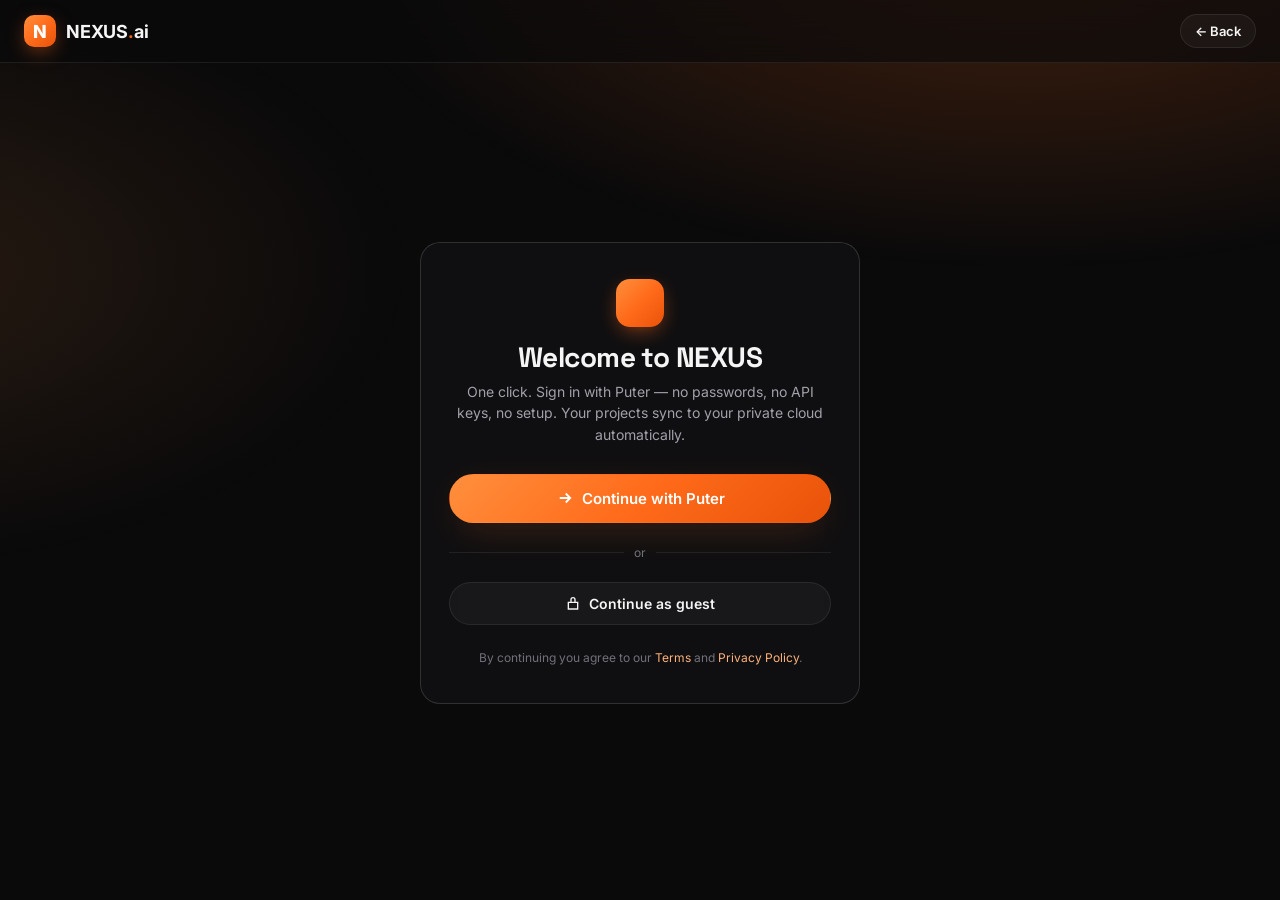
<file: login.html>
<!DOCTYPE html>
<html lang="en">
<head>
  <meta charset="UTF-8">
  <meta name="viewport" content="width=device-width, initial-scale=1.0, viewport-fit=cover">
  <meta name="theme-color" content="#0a0a0b">
  <title>Sign in — NEXUS AI</title>
  <link href="https://fonts.googleapis.com/css2?family=Inter:wght@400;500;600;700&family=Space+Grotesk:wght@500;600;700&display=swap" rel="stylesheet">
  <link rel="stylesheet" href="assets/css/styles.css">
  <script src="https://js.puter.com/v2/"></script>
</head>
<body>

  <nav class="nav">
    <a href="index.html" class="brand">
      <span class="brand-mark">N</span>
      <span>NEXUS<span class="text-grad">.</span>ai</span>
    </a>
    <a href="index.html" class="btn btn-ghost btn-sm">← Back</a>
  </nav>

  <main style="min-height:calc(100vh - 80px);display:grid;place-items:center;padding:24px;position:relative;z-index:1;">
    <div class="glass-strong fade-up" style="max-width:440px;width:100%;padding:36px 28px;">
      <div class="center">
        <div class="brand-mark" style="margin:0 auto 16px;width:48px;height:48px;font-size:22px;border-radius:14px;"></div>
        <h1 class="h-display" style="font-size:28px;margin:0 0 8px;">Welcome to NEXUS</h1>
        <p class="muted" style="margin:0 0 28px;font-size:14px;line-height:1.55;">
          One click. Sign in with Puter — no passwords, no API keys, no setup. Your projects sync to your private cloud automatically.
        </p>
      </div>

      <button id="signin-btn" class="btn btn-primary btn-lg" style="width:100%;">
        <svg width="18" height="18" viewBox="0 0 24 24" fill="none" stroke="currentColor" stroke-width="2.4"><path d="M5 12h14M13 6l6 6-6 6"/></svg>
        Continue with Puter
      </button>

      <div class="row" style="margin:22px 0;align-items:center;gap:10px;">
        <div style="flex:1;height:1px;background:var(--line);"></div>
        <span class="dim" style="font-size:12px;">or</span>
        <div style="flex:1;height:1px;background:var(--line);"></div>
      </div>

      <a href="builder.html" class="btn btn-ghost" style="width:100%;">
        <svg width="16" height="16" viewBox="0 0 24 24" fill="none" stroke="currentColor" stroke-width="2"><path d="M9 11V7a3 3 0 116 0v4M5 11h14v10H5z"/></svg>
        Continue as guest
      </a>

      <p class="dim center" style="margin:24px 0 0;font-size:12px;line-height:1.5;">
        By continuing you agree to our <a href="#" style="color:var(--orange-300);">Terms</a> and <a href="#" style="color:var(--orange-300);">Privacy Policy</a>.
      </p>
    </div>
  </main>

  <script src="assets/js/ui.js"></script>
  <script src="assets/js/puter-bridge.js"></script>
  <script>
    (async function () {
      const { toast } = window.UI;
      const btn = document.getElementById('signin-btn');

      // If already signed in, redirect to dashboard
      try {
        if (await PuterBridge.isSignedIn()) {
          window.location.href = 'dashboard.html';
          return;
        }
      } catch {}

      btn.addEventListener('click', async () => {
        btn.disabled = true;
        const orig = btn.innerHTML;
        btn.innerHTML = '<span class="spinner"></span> Connecting…';
        try {
          await PuterBridge.signIn();
          const user = await PuterBridge.getUser();
          if (user) {
            toast(`Welcome ${user.username || ''}!`, 'success');
            setTimeout(() => window.location.href = 'dashboard.html', 600);
          } else {
            throw new Error('Sign-in cancelled');
          }
        } catch (err) {
          toast(err.message || 'Sign-in failed', 'error');
          btn.disabled = false;
          btn.innerHTML = orig;
        }
      });
    })();
  </script>
</body>
</html>
</file>
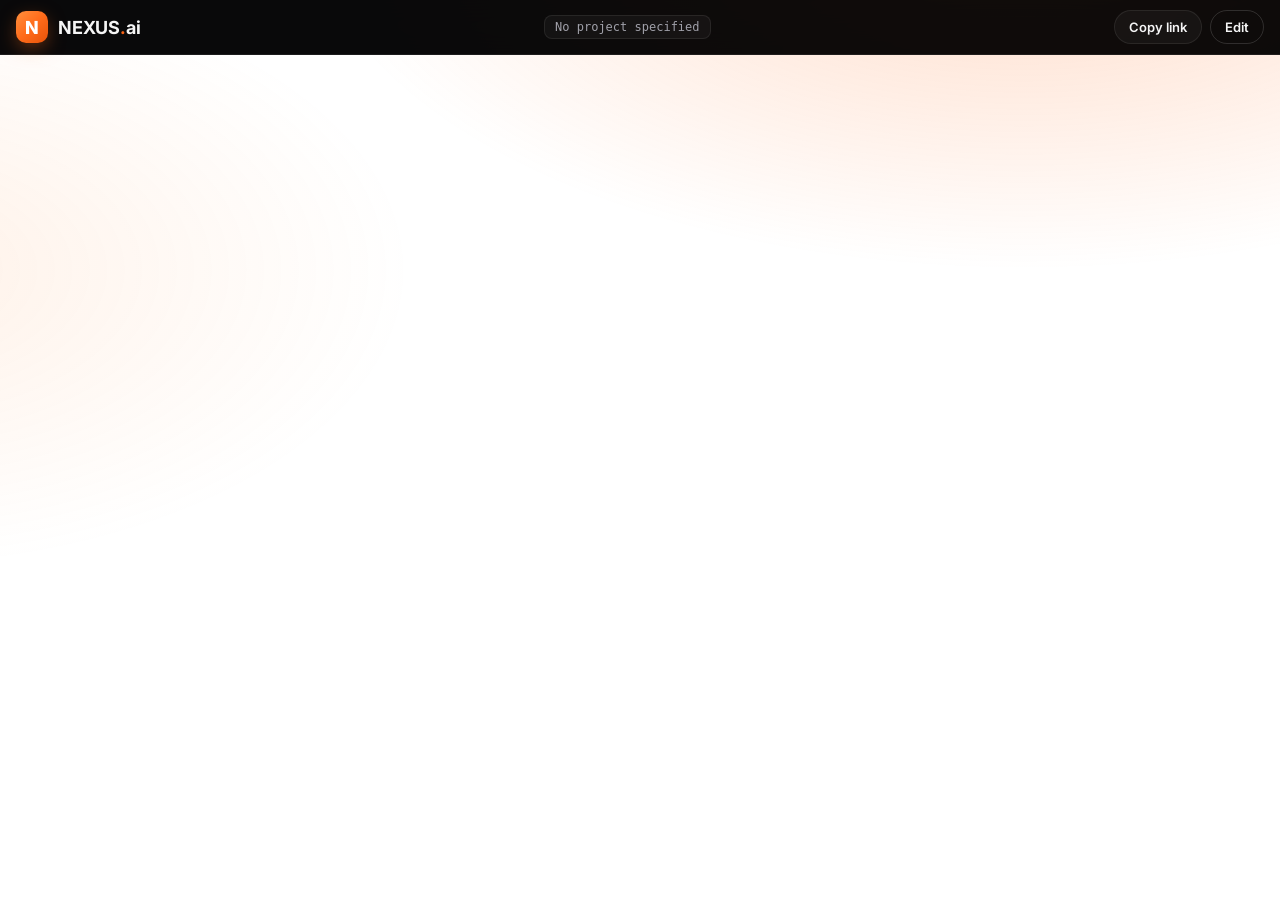
<file: preview.html>
<!DOCTYPE html>
<html lang="en">
<head>
  <meta charset="UTF-8">
  <meta name="viewport" content="width=device-width, initial-scale=1.0, viewport-fit=cover">
  <meta name="theme-color" content="#0a0a0b">
  <title>Preview — NEXUS AI</title>
  <link href="https://fonts.googleapis.com/css2?family=Inter:wght@400;500;600;700&family=Space+Grotesk:wght@500;600;700&display=swap" rel="stylesheet">
  <link rel="stylesheet" href="assets/css/styles.css">
  <script src="https://js.puter.com/v2/"></script>
  <style>
    body { display:flex; flex-direction:column; height:100vh; margin:0; }
    .preview-bar {
      display:flex; align-items:center; justify-content:space-between;
      padding:10px 16px; border-bottom:1px solid var(--line); background:rgba(10,10,11,.85);
      backdrop-filter:blur(16px); flex-wrap:wrap; gap:10px;
    }
    .preview-bar .url { font-family:monospace; font-size:12px; color:var(--text-dim); padding:4px 10px; background:rgba(255,255,255,.04); border:1px solid var(--line); border-radius:8px; }
    iframe.full { flex:1; width:100%; border:0; background:#fff; }
  </style>
</head>
<body>
  <div class="preview-bar">
    <a href="dashboard.html" class="brand">
      <span class="brand-mark">N</span><span>NEXUS<span class="text-grad">.</span>ai</span>
    </a>
    <span class="url" id="meta-title">Loading…</span>
    <div class="row gap-sm">
      <button id="copy-link" class="btn btn-ghost btn-sm">Copy link</button>
      <a id="edit-link" href="#" class="btn btn-outline btn-sm">Edit</a>
    </div>
  </div>
  <iframe id="full-iframe" class="full" title="Project preview"></iframe>

  <script src="assets/js/ui.js"></script>
  <script src="assets/js/puter-bridge.js"></script>
  <script src="assets/js/projects.js"></script>
  <script>
    (async function () {
      const { toast } = window.UI;
      const params = new URLSearchParams(location.search);
      const id = params.get('id');
      if (!id) { document.getElementById('meta-title').textContent = 'No project specified'; return; }
      try {
        const p = await ProjectStore.getProject(id);
        if (!p) { document.getElementById('meta-title').textContent = 'Project not found'; return; }
        document.title = p.title + ' — NEXUS Preview';
        document.getElementById('meta-title').textContent = p.title;
        document.getElementById('full-iframe').srcdoc = ProjectStore.buildHtmlDoc(p);
        document.getElementById('edit-link').href = 'builder.html?id=' + id;
        document.getElementById('copy-link').onclick = () => UI.copyToClipboard(location.href).then(()=>toast('Link copied','success'));
      } catch (e) {
        document.getElementById('meta-title').textContent = 'Failed to load';
      }
    })();
  </script>
</body>
</html>
</file>
<file: assets/css/styles.css>
/* ============================================
   NEXUS AI BUILDER — Global Styles
   Orange + Dark Theme · Glassmorphism · Futuristic
   ============================================ */

:root {
  --bg-0: #0a0a0b;
  --bg-1: #111114;
  --bg-2: #17171c;
  --bg-3: #1f1f26;
  --line: rgba(255, 255, 255, 0.08);
  --line-strong: rgba(255, 255, 255, 0.14);
  --text: #f5f5f5;
  --text-dim: #a1a1aa;
  --text-muted: #71717a;

  --orange-50: #fff4ec;
  --orange-100: #ffe2ce;
  --orange-300: #ffb27a;
  --orange-400: #ff8f3d;
  --orange-500: #ff6b1a;
  --orange-600: #e8530a;
  --orange-700: #b73d05;

  --grad-orange: linear-gradient(135deg, #ff8f3d 0%, #ff6b1a 50%, #e8530a 100%);
  --grad-orange-soft: linear-gradient(135deg, rgba(255, 143, 61, .18), rgba(232, 83, 10, .18));
  --grad-radial: radial-gradient(1200px 600px at 80% -10%, rgba(255, 107, 26, .25), transparent 60%),
                  radial-gradient(900px 500px at -10% 30%, rgba(255, 143, 61, .12), transparent 60%);

  --shadow-soft: 0 10px 40px -10px rgba(255, 107, 26, .25);
  --shadow-deep: 0 20px 60px -20px rgba(0, 0, 0, .8);

  --radius-sm: 10px;
  --radius-md: 14px;
  --radius-lg: 20px;
  --radius-xl: 28px;

  --tx: cubic-bezier(.2, .7, .2, 1);
}

* { box-sizing: border-box; }

html, body {
  margin: 0;
  padding: 0;
  background: var(--bg-0);
  color: var(--text);
  font-family: 'Inter', system-ui, -apple-system, 'Segoe UI', Roboto, sans-serif;
  -webkit-font-smoothing: antialiased;
  text-rendering: optimizeLegibility;
  overflow-x: hidden;
}

body::before {
  content: '';
  position: fixed;
  inset: 0;
  background: var(--grad-radial);
  pointer-events: none;
  z-index: 0;
}

a { color: inherit; text-decoration: none; }
button { font-family: inherit; cursor: pointer; }
img { max-width: 100%; display: block; }

/* ---------- Typography ---------- */
.h-display {
  font-family: 'Space Grotesk', 'Inter', sans-serif;
  font-weight: 700;
  letter-spacing: -0.02em;
  line-height: 1.05;
}
.text-grad {
  background: var(--grad-orange);
  -webkit-background-clip: text;
  background-clip: text;
  color: transparent;
}

/* ---------- Glass Cards ---------- */
.glass {
  background: rgba(23, 23, 28, 0.6);
  backdrop-filter: blur(18px) saturate(140%);
  -webkit-backdrop-filter: blur(18px) saturate(140%);
  border: 1px solid var(--line);
  border-radius: var(--radius-lg);
}
.glass-strong {
  background: rgba(17, 17, 20, 0.78);
  backdrop-filter: blur(24px) saturate(160%);
  -webkit-backdrop-filter: blur(24px) saturate(160%);
  border: 1px solid var(--line-strong);
  border-radius: var(--radius-lg);
}

/* ---------- Buttons ---------- */
.btn {
  display: inline-flex;
  align-items: center;
  justify-content: center;
  gap: 8px;
  padding: 12px 18px;
  border-radius: 999px;
  font-weight: 600;
  font-size: 14px;
  border: 1px solid transparent;
  transition: transform .25s var(--tx), box-shadow .25s var(--tx), background .25s var(--tx), border-color .25s var(--tx), color .25s var(--tx);
  user-select: none;
  white-space: nowrap;
}
.btn:active { transform: translateY(1px); }
.btn-primary {
  background: var(--grad-orange);
  color: #fff;
  box-shadow: var(--shadow-soft);
}
.btn-primary:hover { transform: translateY(-1px); box-shadow: 0 14px 50px -8px rgba(255, 107, 26, .45); }
.btn-ghost {
  background: rgba(255, 255, 255, .04);
  color: var(--text);
  border-color: var(--line);
}
.btn-ghost:hover { background: rgba(255, 255, 255, .08); border-color: var(--line-strong); }
.btn-outline {
  background: transparent;
  border-color: var(--line-strong);
  color: var(--text);
}
.btn-outline:hover { border-color: var(--orange-500); color: var(--orange-300); }
.btn-sm { padding: 8px 14px; font-size: 13px; }
.btn-lg { padding: 14px 22px; font-size: 15px; }
.btn-icon {
  width: 38px; height: 38px; padding: 0;
  border-radius: 12px;
}

/* ---------- Inputs ---------- */
.input, .textarea, .select {
  width: 100%;
  background: rgba(255, 255, 255, .03);
  border: 1px solid var(--line);
  color: var(--text);
  border-radius: 12px;
  padding: 12px 14px;
  font-size: 14px;
  font-family: inherit;
  transition: border-color .2s var(--tx), background .2s var(--tx), box-shadow .2s var(--tx);
}
.input:focus, .textarea:focus, .select:focus {
  outline: none;
  border-color: var(--orange-500);
  background: rgba(255, 255, 255, .05);
  box-shadow: 0 0 0 4px rgba(255, 107, 26, .12);
}
.textarea { resize: vertical; min-height: 110px; line-height: 1.55; }

/* ---------- Navigation ---------- */
.nav {
  position: sticky;
  top: 0;
  z-index: 50;
  padding: 14px 24px;
  display: flex;
  align-items: center;
  justify-content: space-between;
  background: rgba(10, 10, 11, 0.65);
  backdrop-filter: blur(16px);
  -webkit-backdrop-filter: blur(16px);
  border-bottom: 1px solid var(--line);
}
.brand {
  display: flex;
  align-items: center;
  gap: 10px;
  font-weight: 700;
  font-size: 18px;
  letter-spacing: -.01em;
}
.brand-mark {
  width: 32px;
  height: 32px;
  border-radius: 10px;
  background: var(--grad-orange);
  display: grid;
  place-items: center;
  color: #fff;
  font-weight: 800;
  box-shadow: 0 6px 20px -4px rgba(255, 107, 26, .55);
}
.nav-links {
  display: flex;
  gap: 8px;
  align-items: center;
}
.nav-links a {
  padding: 8px 14px;
  border-radius: 999px;
  color: var(--text-dim);
  font-size: 14px;
  transition: color .2s, background .2s;
}
.nav-links a:hover { color: var(--text); background: rgba(255, 255, 255, .04); }

@media (max-width: 820px) {
  .nav-links a:not(.btn) { display: none; }
}

/* ---------- Hero ---------- */
.hero {
  position: relative;
  padding: clamp(48px, 9vw, 120px) 24px 80px;
  text-align: center;
  z-index: 1;
}
.hero h1 {
  font-size: clamp(38px, 7vw, 84px);
  margin: 18px auto 22px;
  max-width: 1000px;
}
.hero p.lead {
  font-size: clamp(15px, 1.6vw, 19px);
  color: var(--text-dim);
  max-width: 680px;
  margin: 0 auto 32px;
  line-height: 1.6;
}
.hero-cta { display: flex; gap: 12px; justify-content: center; flex-wrap: wrap; }

.eyebrow {
  display: inline-flex;
  align-items: center;
  gap: 8px;
  padding: 6px 12px;
  background: rgba(255, 107, 26, .1);
  border: 1px solid rgba(255, 107, 26, .25);
  border-radius: 999px;
  color: var(--orange-300);
  font-size: 12px;
  font-weight: 500;
  letter-spacing: .04em;
  text-transform: uppercase;
}

/* ---------- Sections ---------- */
.section {
  position: relative;
  z-index: 1;
  padding: clamp(56px, 8vw, 110px) 24px;
  max-width: 1240px;
  margin: 0 auto;
}
.section-head {
  text-align: center;
  margin-bottom: 56px;
}
.section-head h2 {
  font-size: clamp(28px, 4.4vw, 48px);
  margin: 12px 0 14px;
}
.section-head p {
  color: var(--text-dim);
  max-width: 620px;
  margin: 0 auto;
  line-height: 1.6;
}

/* ---------- Feature Grid ---------- */
.grid {
  display: grid;
  gap: 18px;
  grid-template-columns: repeat(auto-fit, minmax(260px, 1fr));
}
.feature-card {
  padding: 26px;
  border-radius: var(--radius-lg);
  background: rgba(23, 23, 28, .55);
  border: 1px solid var(--line);
  backdrop-filter: blur(14px);
  -webkit-backdrop-filter: blur(14px);
  transition: transform .35s var(--tx), border-color .35s var(--tx), background .35s var(--tx);
  position: relative;
  overflow: hidden;
}
.feature-card::before {
  content: '';
  position: absolute;
  inset: -1px;
  background: var(--grad-orange);
  opacity: 0;
  border-radius: inherit;
  z-index: -1;
  transition: opacity .35s var(--tx);
  filter: blur(20px);
}
.feature-card:hover {
  transform: translateY(-4px);
  border-color: rgba(255, 107, 26, .35);
  background: rgba(28, 28, 33, .7);
}
.feature-card:hover::before { opacity: .35; }
.feature-icon {
  width: 44px;
  height: 44px;
  border-radius: 12px;
  background: var(--grad-orange-soft);
  border: 1px solid rgba(255, 107, 26, .25);
  display: grid;
  place-items: center;
  color: var(--orange-400);
  margin-bottom: 16px;
}
.feature-card h3 { margin: 0 0 8px; font-size: 17px; font-weight: 600; }
.feature-card p { margin: 0; color: var(--text-dim); font-size: 14px; line-height: 1.55; }

/* ---------- Pricing ---------- */
.price-card {
  padding: 32px;
  border-radius: var(--radius-lg);
  border: 1px solid var(--line);
  background: rgba(23, 23, 28, .5);
  position: relative;
}
.price-card.featured {
  border-color: rgba(255, 107, 26, .45);
  background: linear-gradient(180deg, rgba(255, 107, 26, .08), rgba(23, 23, 28, .55));
  transform: scale(1.02);
}
.price-card .price {
  font-size: 44px;
  font-family: 'Space Grotesk', sans-serif;
  font-weight: 700;
  margin: 8px 0 4px;
}
.price-card ul { list-style: none; padding: 0; margin: 18px 0; }
.price-card li {
  padding: 8px 0;
  color: var(--text-dim);
  font-size: 14px;
  display: flex;
  gap: 10px;
  align-items: center;
}
.price-card li::before {
  content: '✓';
  color: var(--orange-400);
  font-weight: 700;
}

/* ---------- FAQ ---------- */
.faq-item {
  padding: 18px 22px;
  border-radius: var(--radius-md);
  background: rgba(23, 23, 28, .5);
  border: 1px solid var(--line);
  margin-bottom: 12px;
  transition: border-color .2s;
}
.faq-item:hover { border-color: var(--line-strong); }
.faq-q {
  font-weight: 600;
  display: flex;
  justify-content: space-between;
  align-items: center;
  cursor: pointer;
  list-style: none;
}
.faq-q::-webkit-details-marker { display: none; }
.faq-item[open] .faq-q .chev { transform: rotate(180deg); }
.chev { transition: transform .25s var(--tx); color: var(--orange-400); }
.faq-a { color: var(--text-dim); padding-top: 12px; line-height: 1.6; font-size: 14px; }

/* ---------- Footer ---------- */
.footer {
  padding: 56px 24px 32px;
  border-top: 1px solid var(--line);
  margin-top: 80px;
  position: relative;
  z-index: 1;
}
.footer-grid {
  max-width: 1240px;
  margin: 0 auto;
  display: grid;
  grid-template-columns: 1.4fr 1fr 1fr 1fr;
  gap: 40px;
}
.footer h4 { font-size: 13px; text-transform: uppercase; letter-spacing: .08em; color: var(--text-muted); margin: 0 0 12px; }
.footer ul { list-style: none; padding: 0; margin: 0; }
.footer li { padding: 5px 0; }
.footer a { color: var(--text-dim); font-size: 14px; }
.footer a:hover { color: var(--orange-300); }
.footer-bottom {
  max-width: 1240px;
  margin: 32px auto 0;
  padding-top: 20px;
  border-top: 1px solid var(--line);
  display: flex;
  justify-content: space-between;
  flex-wrap: wrap;
  gap: 12px;
  font-size: 13px;
  color: var(--text-muted);
}
@media (max-width: 740px) {
  .footer-grid { grid-template-columns: 1fr 1fr; gap: 28px; }
}

/* ---------- Scrollbar ---------- */
::-webkit-scrollbar { width: 10px; height: 10px; }
::-webkit-scrollbar-track { background: transparent; }
::-webkit-scrollbar-thumb {
  background: rgba(255, 255, 255, .08);
  border-radius: 8px;
}
::-webkit-scrollbar-thumb:hover { background: rgba(255, 107, 26, .35); }

/* ---------- Animations ---------- */
@keyframes fadeUp {
  from { opacity: 0; transform: translateY(18px); }
  to   { opacity: 1; transform: translateY(0); }
}
@keyframes fadeIn { from { opacity: 0; } to { opacity: 1; } }
@keyframes pulseGlow {
  0%, 100% { box-shadow: 0 0 0 0 rgba(255, 107, 26, .5); }
  50%      { box-shadow: 0 0 0 12px rgba(255, 107, 26, 0); }
}
@keyframes shimmer {
  0% { background-position: -400px 0; }
  100% { background-position: 400px 0; }
}
@keyframes float {
  0%, 100% { transform: translateY(0); }
  50%      { transform: translateY(-8px); }
}
@keyframes spin { to { transform: rotate(360deg); } }

.fade-up { animation: fadeUp .7s var(--tx) both; }
.fade-in { animation: fadeIn .5s var(--tx) both; }
.pulse-glow { animation: pulseGlow 2s infinite; }
.float { animation: float 4s ease-in-out infinite; }

/* ---------- Loaders ---------- */
.spinner {
  width: 18px; height: 18px;
  border: 2px solid rgba(255, 255, 255, .2);
  border-top-color: var(--orange-400);
  border-radius: 50%;
  animation: spin .8s linear infinite;
  display: inline-block;
}
.skeleton {
  background: linear-gradient(90deg, rgba(255,255,255,.04) 0%, rgba(255,255,255,.08) 50%, rgba(255,255,255,.04) 100%);
  background-size: 800px 100%;
  animation: shimmer 1.4s linear infinite;
  border-radius: 8px;
}

/* ---------- Toast ---------- */
.toast-host {
  position: fixed;
  bottom: 24px;
  left: 50%;
  transform: translateX(-50%);
  z-index: 1000;
  display: flex;
  flex-direction: column;
  gap: 10px;
  pointer-events: none;
}
.toast {
  pointer-events: auto;
  padding: 12px 18px;
  background: rgba(23, 23, 28, .92);
  backdrop-filter: blur(16px);
  border: 1px solid var(--line-strong);
  border-radius: 12px;
  color: var(--text);
  font-size: 13px;
  display: flex;
  align-items: center;
  gap: 10px;
  box-shadow: var(--shadow-deep);
  animation: fadeUp .35s var(--tx) both;
}
.toast.success { border-left: 3px solid #4ade80; }
.toast.error   { border-left: 3px solid #f87171; }
.toast.info    { border-left: 3px solid var(--orange-400); }

/* ---------- Modal ---------- */
.modal-host {
  position: fixed;
  inset: 0;
  z-index: 900;
  display: none;
  align-items: center;
  justify-content: center;
  padding: 24px;
  background: rgba(0, 0, 0, .6);
  backdrop-filter: blur(8px);
  animation: fadeIn .2s var(--tx);
}
.modal-host.open { display: flex; }
.modal {
  width: 100%;
  max-width: 480px;
  padding: 28px;
  border-radius: var(--radius-lg);
  background: rgba(17, 17, 20, .98);
  border: 1px solid var(--line-strong);
  box-shadow: var(--shadow-deep);
  animation: fadeUp .3s var(--tx);
}

/* ---------- Dashboard / Builder Layouts ---------- */
.app-shell {
  display: grid;
  grid-template-columns: 260px 1fr;
  min-height: 100vh;
  position: relative;
  z-index: 1;
}
.sidebar {
  border-right: 1px solid var(--line);
  background: rgba(10, 10, 11, .7);
  backdrop-filter: blur(18px);
  padding: 20px 16px;
  display: flex;
  flex-direction: column;
  gap: 6px;
  position: sticky;
  top: 0;
  height: 100vh;
  overflow-y: auto;
}
.sidebar .brand { padding: 6px 10px 18px; }
.side-link {
  display: flex;
  align-items: center;
  gap: 12px;
  padding: 10px 14px;
  border-radius: 12px;
  color: var(--text-dim);
  font-size: 14px;
  font-weight: 500;
  transition: background .2s, color .2s;
  cursor: pointer;
  border: 1px solid transparent;
}
.side-link:hover { background: rgba(255, 255, 255, .04); color: var(--text); }
.side-link.active {
  background: var(--grad-orange-soft);
  color: var(--orange-200, var(--orange-300));
  border-color: rgba(255, 107, 26, .3);
}
.side-link svg { flex-shrink: 0; }
.side-section { font-size: 11px; color: var(--text-muted); text-transform: uppercase; letter-spacing: .1em; padding: 18px 14px 6px; }

.app-main {
  padding: 28px;
  min-width: 0;
}
.app-topbar {
  display: flex;
  align-items: center;
  justify-content: space-between;
  margin-bottom: 24px;
  gap: 12px;
  flex-wrap: wrap;
}
.app-topbar h1 { margin: 0; font-size: 26px; font-family: 'Space Grotesk', sans-serif; }

@media (max-width: 880px) {
  .app-shell { grid-template-columns: 1fr; }
  .sidebar {
    position: fixed;
    left: 0; top: 0;
    height: 100vh;
    width: 280px;
    transform: translateX(-100%);
    transition: transform .3s var(--tx);
    z-index: 80;
    box-shadow: 0 0 40px rgba(0, 0, 0, .5);
  }
  .sidebar.open { transform: translateX(0); }
  .app-main { padding: 16px 16px 100px; }
}

/* ---------- Project Cards ---------- */
.project-card {
  padding: 20px;
  border-radius: var(--radius-lg);
  border: 1px solid var(--line);
  background: rgba(23, 23, 28, .55);
  transition: transform .25s var(--tx), border-color .25s;
  cursor: pointer;
  display: flex;
  flex-direction: column;
  gap: 10px;
  min-height: 160px;
}
.project-card:hover {
  transform: translateY(-3px);
  border-color: rgba(255, 107, 26, .4);
}
.project-thumb {
  width: 100%;
  aspect-ratio: 16 / 10;
  background: var(--grad-orange-soft);
  border: 1px solid rgba(255, 107, 26, .15);
  border-radius: 12px;
  position: relative;
  overflow: hidden;
  display: grid;
  place-items: center;
  color: var(--orange-300);
}
.project-thumb iframe {
  width: 200%;
  height: 200%;
  border: 0;
  transform: scale(.5);
  transform-origin: top left;
  pointer-events: none;
}
.project-meta { display: flex; justify-content: space-between; align-items: center; font-size: 12px; color: var(--text-muted); }

/* ---------- Builder ---------- */
.builder-shell {
  display: grid;
  grid-template-columns: 320px 1fr 320px;
  height: 100vh;
  position: relative;
}
.builder-pane {
  background: rgba(10, 10, 11, .85);
  border-right: 1px solid var(--line);
  display: flex;
  flex-direction: column;
  overflow: hidden;
}
.builder-pane.right { border-right: none; border-left: 1px solid var(--line); }
.pane-head {
  padding: 14px 18px;
  border-bottom: 1px solid var(--line);
  display: flex;
  align-items: center;
  justify-content: space-between;
  gap: 8px;
}
.pane-head h3 { margin: 0; font-size: 14px; font-weight: 600; }
.pane-body { flex: 1; overflow-y: auto; padding: 18px; }

.preview-wrap {
  display: flex;
  flex-direction: column;
  background: var(--bg-1);
  flex: 1;
  min-width: 0;
}
.preview-toolbar {
  display: flex;
  gap: 8px;
  padding: 10px 16px;
  border-bottom: 1px solid var(--line);
  align-items: center;
  flex-wrap: wrap;
  background: rgba(10, 10, 11, .6);
}
.device-toggle {
  display: inline-flex;
  background: rgba(255, 255, 255, .04);
  border: 1px solid var(--line);
  border-radius: 999px;
  padding: 4px;
}
.device-btn {
  padding: 6px 12px;
  border-radius: 999px;
  background: transparent;
  border: 0;
  color: var(--text-dim);
  font-size: 12px;
  display: inline-flex;
  align-items: center;
  gap: 6px;
}
.device-btn.active {
  background: var(--grad-orange);
  color: #fff;
}

.preview-stage {
  flex: 1;
  display: grid;
  place-items: center;
  padding: 24px;
  overflow: auto;
  background:
    radial-gradient(circle at 1px 1px, rgba(255, 255, 255, .04) 1px, transparent 0) 0 0/24px 24px,
    var(--bg-1);
}
.preview-frame {
  width: 100%;
  height: 100%;
  max-width: 1400px;
  background: #fff;
  border-radius: 14px;
  box-shadow: 0 30px 80px -30px rgba(0, 0, 0, .8);
  border: 1px solid var(--line);
  overflow: hidden;
  transition: max-width .35s var(--tx), height .35s var(--tx), aspect-ratio .35s var(--tx);
}
.preview-frame.mobile  { max-width: 390px; aspect-ratio: 9/19; height: auto; }
.preview-frame.tablet  { max-width: 820px; aspect-ratio: 4/5;  height: auto; }
.preview-frame.desktop { max-width: 1400px; aspect-ratio: 16/10; height: auto; }
.preview-frame iframe { width: 100%; height: 100%; border: 0; display: block; }

@media (max-width: 1100px) {
  .builder-shell { grid-template-columns: 1fr; grid-template-rows: auto 1fr auto; height: auto; min-height: 100vh; }
  .builder-pane { border-right: none; border-bottom: 1px solid var(--line); max-height: 50vh; }
  .builder-pane.right { border-left: none; border-top: 1px solid var(--line); }
  .preview-frame.mobile, .preview-frame.tablet, .preview-frame.desktop { height: 70vh; }
}

/* ---------- Floating Bottom Toolbar (mobile) ---------- */
.fab-toolbar {
  position: fixed;
  bottom: 16px;
  left: 50%;
  transform: translateX(-50%);
  display: none;
  gap: 6px;
  padding: 8px;
  background: rgba(17, 17, 20, .92);
  backdrop-filter: blur(20px);
  border: 1px solid var(--line-strong);
  border-radius: 999px;
  box-shadow: var(--shadow-deep);
  z-index: 70;
}
.fab-toolbar button {
  width: 42px; height: 42px;
  border-radius: 50%;
  background: transparent;
  border: 0;
  color: var(--text-dim);
  display: grid;
  place-items: center;
  transition: background .2s, color .2s;
}
.fab-toolbar button:hover, .fab-toolbar button.active { background: var(--grad-orange); color: #fff; }
@media (max-width: 880px) { .fab-toolbar { display: inline-flex; } }

/* ---------- Component Library list ---------- */
.comp-item {
  display: flex;
  align-items: center;
  gap: 10px;
  padding: 10px 12px;
  border-radius: 10px;
  border: 1px solid var(--line);
  background: rgba(255, 255, 255, .02);
  color: var(--text-dim);
  font-size: 13px;
  cursor: grab;
  margin-bottom: 6px;
  transition: border-color .2s, color .2s, background .2s;
}
.comp-item:hover { border-color: var(--orange-500); color: var(--text); background: rgba(255, 107, 26, .06); }
.comp-item:active { cursor: grabbing; }

/* ---------- AI Chat ---------- */
.chat-shell { display: flex; flex-direction: column; height: 100%; }
.chat-msgs { flex: 1; overflow-y: auto; padding: 14px; display: flex; flex-direction: column; gap: 12px; }
.msg {
  max-width: 86%;
  padding: 10px 14px;
  border-radius: 14px;
  font-size: 13.5px;
  line-height: 1.55;
  word-wrap: break-word;
  white-space: pre-wrap;
}
.msg.user { align-self: flex-end; background: var(--grad-orange); color: #fff; border-bottom-right-radius: 4px; }
.msg.bot {
  align-self: flex-start;
  background: rgba(255, 255, 255, .04);
  border: 1px solid var(--line);
  border-bottom-left-radius: 4px;
}
.msg.bot pre {
  background: rgba(0, 0, 0, .5);
  padding: 10px;
  border-radius: 8px;
  overflow-x: auto;
  font-size: 12px;
  margin: 8px 0;
}
.chat-input-row {
  display: flex;
  gap: 8px;
  padding: 12px;
  border-top: 1px solid var(--line);
  align-items: flex-end;
}
.chat-input-row .textarea { min-height: 44px; max-height: 160px; }

/* ---------- Floating AI Assistant ---------- */
.ai-fab {
  position: fixed;
  right: 20px;
  bottom: 20px;
  width: 56px; height: 56px;
  border-radius: 50%;
  background: var(--grad-orange);
  border: 0;
  color: #fff;
  display: grid;
  place-items: center;
  box-shadow: var(--shadow-soft);
  z-index: 60;
  transition: transform .25s var(--tx);
}
.ai-fab:hover { transform: scale(1.06); }
.ai-panel {
  position: fixed;
  right: 20px;
  bottom: 88px;
  width: min(380px, calc(100% - 40px));
  height: 540px;
  max-height: calc(100vh - 120px);
  background: rgba(17, 17, 20, .96);
  border: 1px solid var(--line-strong);
  border-radius: var(--radius-lg);
  box-shadow: var(--shadow-deep);
  z-index: 60;
  display: none;
  overflow: hidden;
  animation: fadeUp .3s var(--tx);
}
.ai-panel.open { display: flex; flex-direction: column; }

/* ---------- Templates ---------- */
.cat-pill {
  padding: 6px 14px;
  border-radius: 999px;
  background: rgba(255, 255, 255, .04);
  border: 1px solid var(--line);
  font-size: 13px;
  color: var(--text-dim);
  cursor: pointer;
  transition: all .2s;
}
.cat-pill:hover { color: var(--text); border-color: var(--line-strong); }
.cat-pill.active {
  background: var(--grad-orange);
  color: #fff;
  border-color: transparent;
}

/* ---------- Utility ---------- */
.row { display: flex; align-items: center; gap: 10px; }
.row.between { justify-content: space-between; }
.row.wrap { flex-wrap: wrap; }
.col { display: flex; flex-direction: column; gap: 10px; }
.muted { color: var(--text-dim); }
.dim { color: var(--text-muted); }
.center { text-align: center; }
.hide { display: none !important; }
.gap-sm { gap: 8px; } .gap-md { gap: 14px; } .gap-lg { gap: 22px; }
.mt-sm { margin-top: 8px; } .mt-md { margin-top: 16px; } .mt-lg { margin-top: 32px; }
.mb-sm { margin-bottom: 8px; } .mb-md { margin-bottom: 16px; } .mb-lg { margin-bottom: 32px; }
.flex-1 { flex: 1; }
.tag {
  display: inline-block;
  padding: 3px 8px;
  font-size: 11px;
  border-radius: 6px;
  background: rgba(255, 107, 26, .12);
  color: var(--orange-300);
  border: 1px solid rgba(255, 107, 26, .25);
}


/* ============================================
   MOBILE-FIRST ENHANCEMENTS
   High-quality responsive UI · Touch-optimized
   ============================================ */

/* ---------- Global Mobile Improvements ---------- */
@media (max-width: 680px) {
  html { font-size: 15px; }
  body { -webkit-tap-highlight-color: transparent; touch-action: manipulation; }

  /* Larger touch targets on all interactive elements */
  .btn { min-height: 44px; min-width: 44px; padding: 12px 16px; font-size: 14px; }
  .btn-sm { min-height: 40px; padding: 10px 14px; }
  .btn-lg { min-height: 52px; padding: 16px 24px; font-size: 16px; }
  .btn-icon { width: 44px; height: 44px; }

  .input, .textarea, .select { padding: 14px 16px; font-size: 16px; border-radius: 14px; /* prevents iOS zoom */ }
  .textarea { min-height: 100px; }

  /* Nav mobile */
  .nav { padding: 12px 16px; gap: 8px; }
  .brand { font-size: 16px; }
  .brand-mark { width: 30px; height: 30px; font-size: 14px; }
  .nav-links .btn { min-height: 38px; padding: 8px 12px; font-size: 13px; }

  /* Hero mobile */
  .hero { padding: clamp(36px, 7vw, 60px) 16px 48px; }
  .hero h1 { font-size: clamp(32px, 9vw, 56px); margin: 14px auto 16px; }
  .hero p.lead { font-size: 15px; margin-bottom: 24px; }
  .hero-cta { flex-direction: column; align-items: stretch; gap: 10px; }
  .hero-cta .btn { width: 100%; justify-content: center; }
  .hero-demo { grid-template-columns: 1fr !important; }

  /* Sections */
  .section { padding: clamp(40px, 6vw, 60px) 16px; }
  .section-head { margin-bottom: 32px; }
  .section-head h2 { font-size: clamp(24px, 7vw, 36px); }

  /* Grid */
  .grid { grid-template-columns: 1fr !important; gap: 14px; }

  /* Feature cards */
  .feature-card { padding: 20px; }
  .feature-card h3 { font-size: 16px; }
  .feature-card p { font-size: 13px; }

  /* Pricing */
  .price-card { padding: 24px; }
  .price-card.featured { transform: none; }
  .price-card .price { font-size: 38px; }

  /* FAQ */
  .faq-item { padding: 16px 18px; }
  .faq-q { font-size: 14px; gap: 12px; }
  .faq-a { font-size: 13px; }

  /* Footer */
  .footer { padding: 40px 16px 24px; margin-top: 48px; }
  .footer-grid { grid-template-columns: 1fr !important; gap: 24px; }
  .footer-bottom { flex-direction: column; text-align: center; }

  /* Cat pills - horizontal scroll on mobile */
  .cat-pill { padding: 8px 16px; font-size: 13px; white-space: nowrap; }

  /* Project cards */
  .project-card { padding: 16px; min-height: 140px; }
  .project-meta { flex-direction: column; gap: 8px; align-items: flex-start; }

  /* Toast at bottom, clear of FAB */
  .toast-host { bottom: 90px; max-width: calc(100% - 32px); }
  .toast { font-size: 14px; padding: 14px 18px; }

  /* Modal fullscreen-ish on mobile */
  .modal-host { padding: 16px; align-items: flex-end; }
  .modal { max-width: 100%; max-height: 85vh; overflow-y: auto; border-radius: var(--radius-lg) var(--radius-lg) 0 0; padding: 24px 20px; }

  /* Eyebrow */
  .eyebrow { font-size: 11px; padding: 5px 10px; }
}

/* ---------- Dashboard Mobile ---------- */
@media (max-width: 880px) {
  .app-topbar { padding: 0; }
  .app-topbar h1 { font-size: 22px; }

  /* Bottom navigation for dashboard */
  .dash-bottom-nav {
    position: fixed;
    bottom: 0;
    left: 0;
    right: 0;
    display: flex;
    justify-content: space-around;
    align-items: center;
    padding: 8px 4px;
    padding-bottom: max(8px, env(safe-area-inset-bottom));
    background: rgba(10, 10, 11, .95);
    backdrop-filter: blur(20px);
    -webkit-backdrop-filter: blur(20px);
    border-top: 1px solid var(--line);
    z-index: 75;
  }
  .dash-bottom-nav button {
    display: flex;
    flex-direction: column;
    align-items: center;
    gap: 4px;
    padding: 8px 12px;
    border-radius: 12px;
    background: transparent;
    border: 0;
    color: var(--text-muted);
    font-size: 10px;
    font-weight: 500;
    min-width: 56px;
    transition: color .2s, background .2s;
  }
  .dash-bottom-nav button.active { color: var(--orange-400); background: rgba(255, 107, 26, .1); }
  .dash-bottom-nav button svg { width: 20px; height: 20px; }

  /* Chat mobile */
  .chat-msgs { padding: 12px 10px; gap: 10px; }
  .msg { max-width: 92%; padding: 12px 14px; font-size: 14px; border-radius: 16px; }
  .chat-input-row { padding: 10px 12px; padding-bottom: max(10px, env(safe-area-inset-bottom)); }
  .chat-input-row .textarea { font-size: 16px; min-height: 44px; border-radius: 22px; padding: 12px 16px; }
}

/* ---------- Builder Mobile ---------- */
@media (max-width: 1100px) {
  .builder-shell {
    grid-template-columns: 1fr;
    grid-template-rows: 1fr;
    height: 100vh;
    height: 100dvh; /* dynamic viewport height for mobile browsers */
  }

  .builder-pane {
    position: fixed;
    top: 0; left: 0;
    width: 100%;
    height: 100%;
    max-height: 100% !important;
    z-index: 50;
    transform: translateY(100%);
    transition: transform .35s var(--tx);
    border: none !important;
    border-radius: var(--radius-xl) var(--radius-xl) 0 0;
    background: rgba(10, 10, 11, .98);
  }
  .builder-pane.right { transform: translateY(100%); }
  .builder-pane.mobile-open { transform: translateY(0); }

  .preview-wrap {
    height: 100vh;
    height: 100dvh;
  }
  .preview-toolbar {
    padding: 8px 12px;
    gap: 6px;
    overflow-x: auto;
    flex-wrap: nowrap;
    -webkit-overflow-scrolling: touch;
  }
  .preview-toolbar #title-input { max-width: 140px; font-size: 14px; }
  .preview-toolbar .device-toggle { display: none; }
  .preview-toolbar .row.gap-sm { gap: 4px; }
  .preview-toolbar #undo-btn, .preview-toolbar #redo-btn { display: none; }
  .preview-toolbar #save-status { display: none; }

  .preview-stage { padding: 0; }
  .preview-frame {
    border-radius: 0;
    max-width: 100% !important;
    width: 100% !important;
    height: 100% !important;
    aspect-ratio: unset !important;
    border: none;
    box-shadow: none;
  }
}

/* ---------- FAB Toolbar Enhanced ---------- */
@media (max-width: 1100px) {
  .fab-toolbar {
    display: inline-flex !important;
    bottom: 12px;
    padding: 6px 10px;
    gap: 4px;
    border-radius: 20px;
    box-shadow: 0 8px 40px -10px rgba(0, 0, 0, .8), 0 0 0 1px var(--line-strong);
  }
  .fab-toolbar button {
    width: 48px; height: 48px;
    border-radius: 14px;
    transition: all .2s var(--tx);
  }
  .fab-toolbar button.active {
    background: var(--grad-orange);
    color: #fff;
    box-shadow: 0 6px 20px -4px rgba(255, 107, 26, .5);
    transform: scale(1.05);
  }
  .fab-toolbar button svg { width: 20px; height: 20px; }

  /* AI FAB repositioned above toolbar */
  .ai-fab { bottom: 80px; right: 16px; width: 50px; height: 50px; }
  .ai-panel {
    right: 8px;
    bottom: 140px;
    width: calc(100% - 16px);
    max-width: 400px;
    height: calc(100vh - 180px);
    height: calc(100dvh - 180px);
    max-height: 560px;
    border-radius: var(--radius-xl);
  }
}

/* ---------- Smooth Scroll & Performance ---------- */
@media (hover: none) and (pointer: coarse) {
  /* Touch device optimizations */
  * { -webkit-tap-highlight-color: rgba(255, 107, 26, .1); }

  .feature-card:hover { transform: none; } /* Disable hover lift on touch */
  .project-card:hover { transform: none; }
  .btn-primary:hover { transform: none; }

  /* Active state for touch feedback */
  .feature-card:active { transform: scale(.98); opacity: .9; }
  .project-card:active { transform: scale(.97); opacity: .9; }
  .btn:active { transform: scale(.95); }
  .comp-item:active { transform: scale(.97); background: rgba(255, 107, 26, .1); }
  .cat-pill:active { transform: scale(.95); }
  .side-link:active { background: rgba(255, 107, 26, .12); }

  /* Momentum scrolling */
  .pane-body, .chat-msgs, .preview-stage {
    -webkit-overflow-scrolling: touch;
    overscroll-behavior: contain;
  }

  /* Larger interactive elements for fat fingers */
  .comp-item { padding: 14px 14px; min-height: 48px; font-size: 14px; }
  .side-link { padding: 14px 16px; min-height: 48px; }
  .faq-q { min-height: 48px; padding: 4px 0; }
}

/* ---------- iOS Safe Area ---------- */
@supports (padding-bottom: env(safe-area-inset-bottom)) {
  .fab-toolbar { bottom: calc(12px + env(safe-area-inset-bottom)); }
  .toast-host { bottom: calc(90px + env(safe-area-inset-bottom)); }
  .dash-bottom-nav { padding-bottom: calc(8px + env(safe-area-inset-bottom)); }
  .ai-fab { bottom: calc(80px + env(safe-area-inset-bottom)); }
}

/* ---------- Dark Mode + Reduced Motion ---------- */
@media (prefers-reduced-motion: reduce) {
  *, *::before, *::after {
    animation-duration: 0.01ms !important;
    animation-iteration-count: 1 !important;
    transition-duration: 0.01ms !important;
  }
}

/* ---------- Small phones (< 380px) ---------- */
@media (max-width: 380px) {
  .hero h1 { font-size: 28px; }
  .hero p.lead { font-size: 14px; }
  .nav { padding: 10px 12px; }
  .brand-mark { width: 26px; height: 26px; font-size: 12px; }
  .brand { font-size: 15px; gap: 8px; }
  .section { padding: 32px 12px; }
  .feature-card { padding: 16px; }
  .price-card { padding: 18px; }
  .fab-toolbar { padding: 4px 6px; }
  .fab-toolbar button { width: 42px; height: 42px; }
  .modal { padding: 18px 14px; }
}

/* ---------- Tablet (landscape) ---------- */
@media (min-width: 681px) and (max-width: 1100px) {
  .grid { grid-template-columns: repeat(2, 1fr); }
  .hero-demo { grid-template-columns: 1fr 1.2fr !important; }
  .footer-grid { grid-template-columns: 1.2fr 1fr 1fr; }
}

/* ---------- Scrollable pill row ---------- */
.pills-scroll {
  display: flex;
  gap: 8px;
  overflow-x: auto;
  padding-bottom: 4px;
  -webkit-overflow-scrolling: touch;
  scrollbar-width: none;
  -ms-overflow-style: none;
}
.pills-scroll::-webkit-scrollbar { display: none; }

/* ---------- Mobile overlay backdrop ---------- */
.mobile-backdrop {
  position: fixed;
  inset: 0;
  background: rgba(0, 0, 0, .5);
  backdrop-filter: blur(4px);
  z-index: 45;
  display: none;
  animation: fadeIn .2s var(--tx);
}
.mobile-backdrop.show { display: block; }

/* ---------- Pull-to-close handle ---------- */
.pull-handle {
  width: 40px;
  height: 4px;
  border-radius: 2px;
  background: rgba(255, 255, 255, .2);
  margin: 10px auto 6px;
}

/* ---------- Improved code panes on mobile ---------- */
@media (max-width: 1100px) {
  .code-pane {
    font-size: 13px;
    font-family: 'JetBrains Mono', 'Fira Code', 'SF Mono', 'Menlo', monospace;
    line-height: 1.5;
    padding: 14px;
    min-height: 200px;
    border-radius: 14px;
  }
}

/* ---------- Loading states ---------- */
.btn.loading {
  pointer-events: none;
  opacity: .7;
}
.btn.loading::after {
  content: '';
  width: 14px; height: 14px;
  border: 2px solid rgba(255,255,255,.3);
  border-top-color: #fff;
  border-radius: 50%;
  animation: spin .6s linear infinite;
  margin-left: 6px;
}

/* ---------- Swipe indicator ---------- */
.swipe-hint {
  position: fixed;
  top: 50%;
  transform: translateY(-50%);
  width: 4px;
  height: 48px;
  border-radius: 2px;
  background: rgba(255, 107, 26, .4);
  z-index: 30;
  pointer-events: none;
  opacity: 0;
  transition: opacity .3s;
}
.swipe-hint.left { left: 4px; }
.swipe-hint.right { right: 4px; }
.swipe-hint.visible { opacity: 1; }


/* ---------- Mobile Nav Drawer (Landing) ---------- */
.mobile-menu-btn { display: none; }
@media (max-width: 820px) {
  .mobile-menu-btn { display: inline-grid; }
  .nav-links { display: none !important; }
}

.mobile-nav-drawer {
  position: fixed;
  inset: 0;
  z-index: 100;
  background: rgba(0, 0, 0, .5);
  backdrop-filter: blur(6px);
  display: none;
  align-items: flex-end;
  justify-content: center;
  animation: fadeIn .2s var(--tx);
}
.mobile-nav-drawer.open { display: flex; }
.mobile-nav-inner {
  width: 100%;
  max-width: 480px;
  padding: 8px 20px 28px;
  padding-bottom: max(28px, env(safe-area-inset-bottom));
  border-radius: var(--radius-xl) var(--radius-xl) 0 0;
  animation: slideUp .3s var(--tx);
}
.mobile-nav-inner .side-link {
  font-size: 16px;
  padding: 16px 14px;
  border-radius: 14px;
}
@keyframes slideUp {
  from { transform: translateY(100%); }
  to   { transform: translateY(0); }
}
</file>
